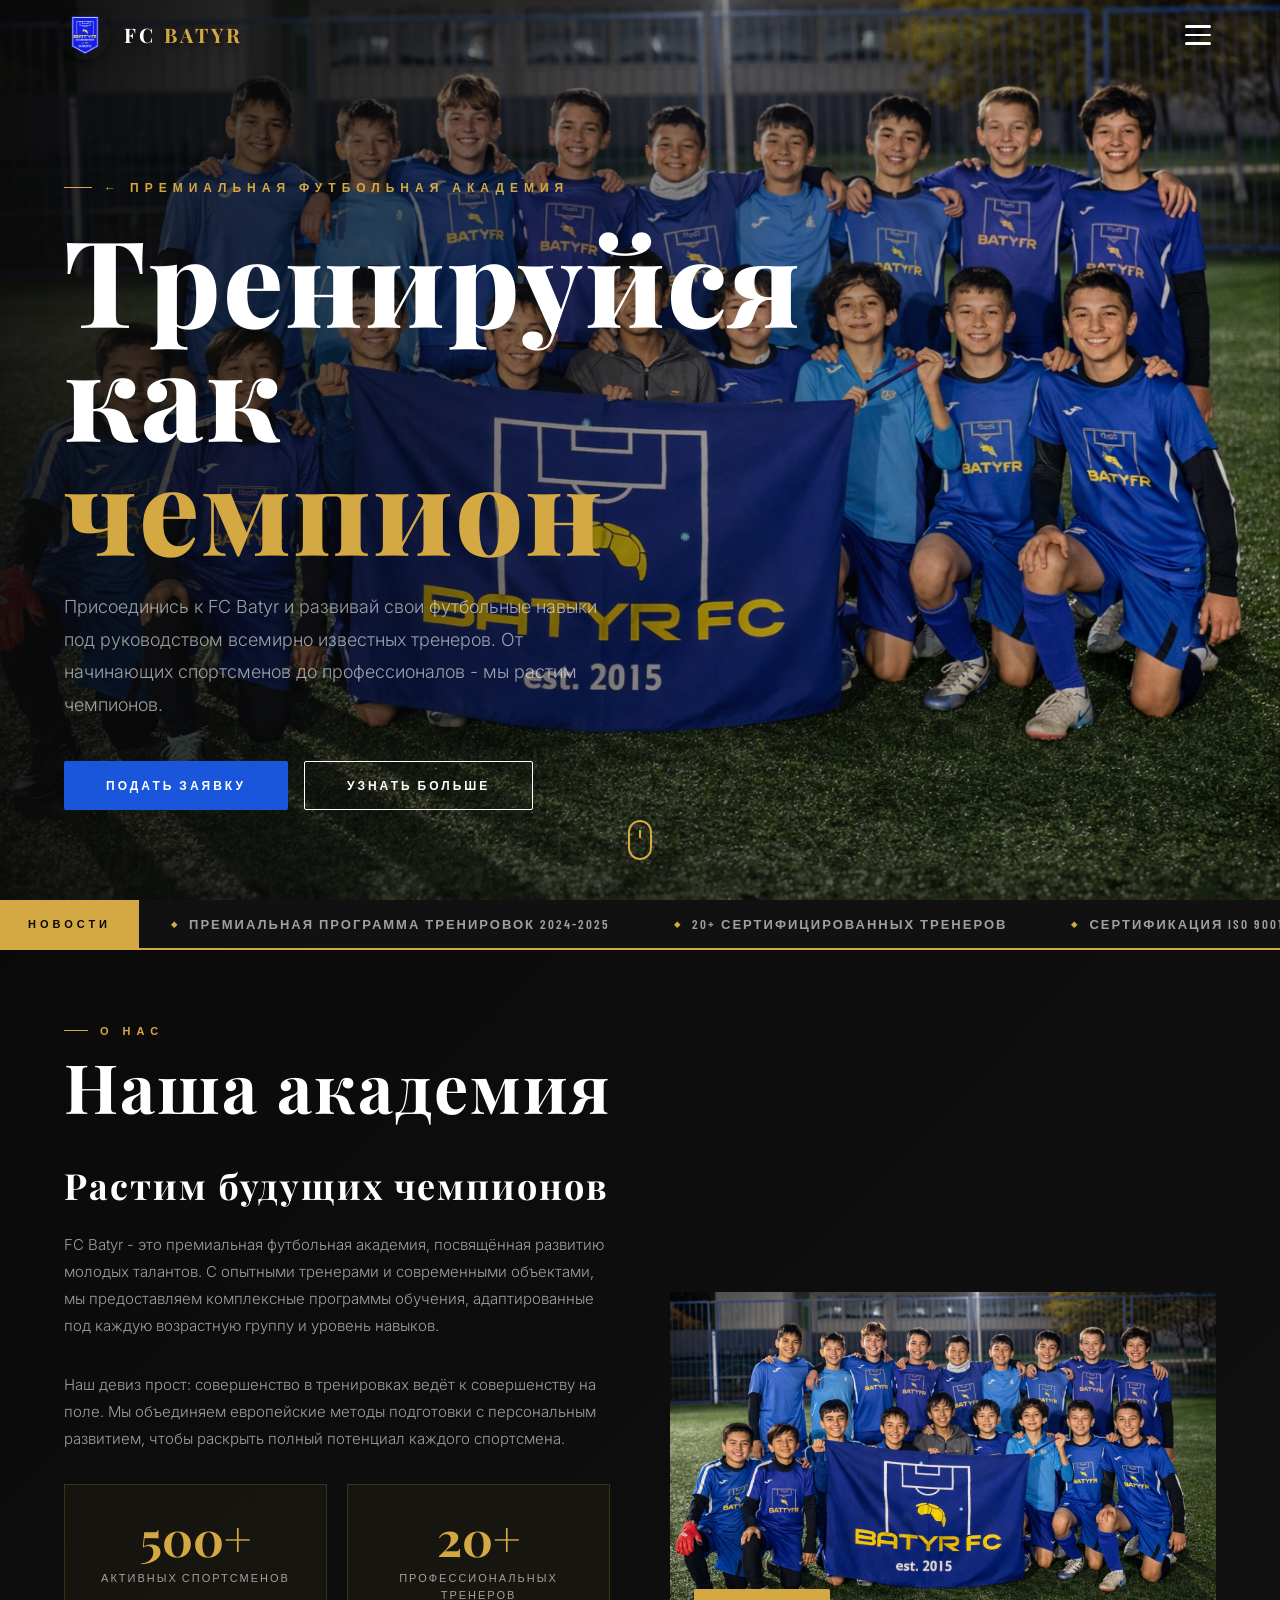
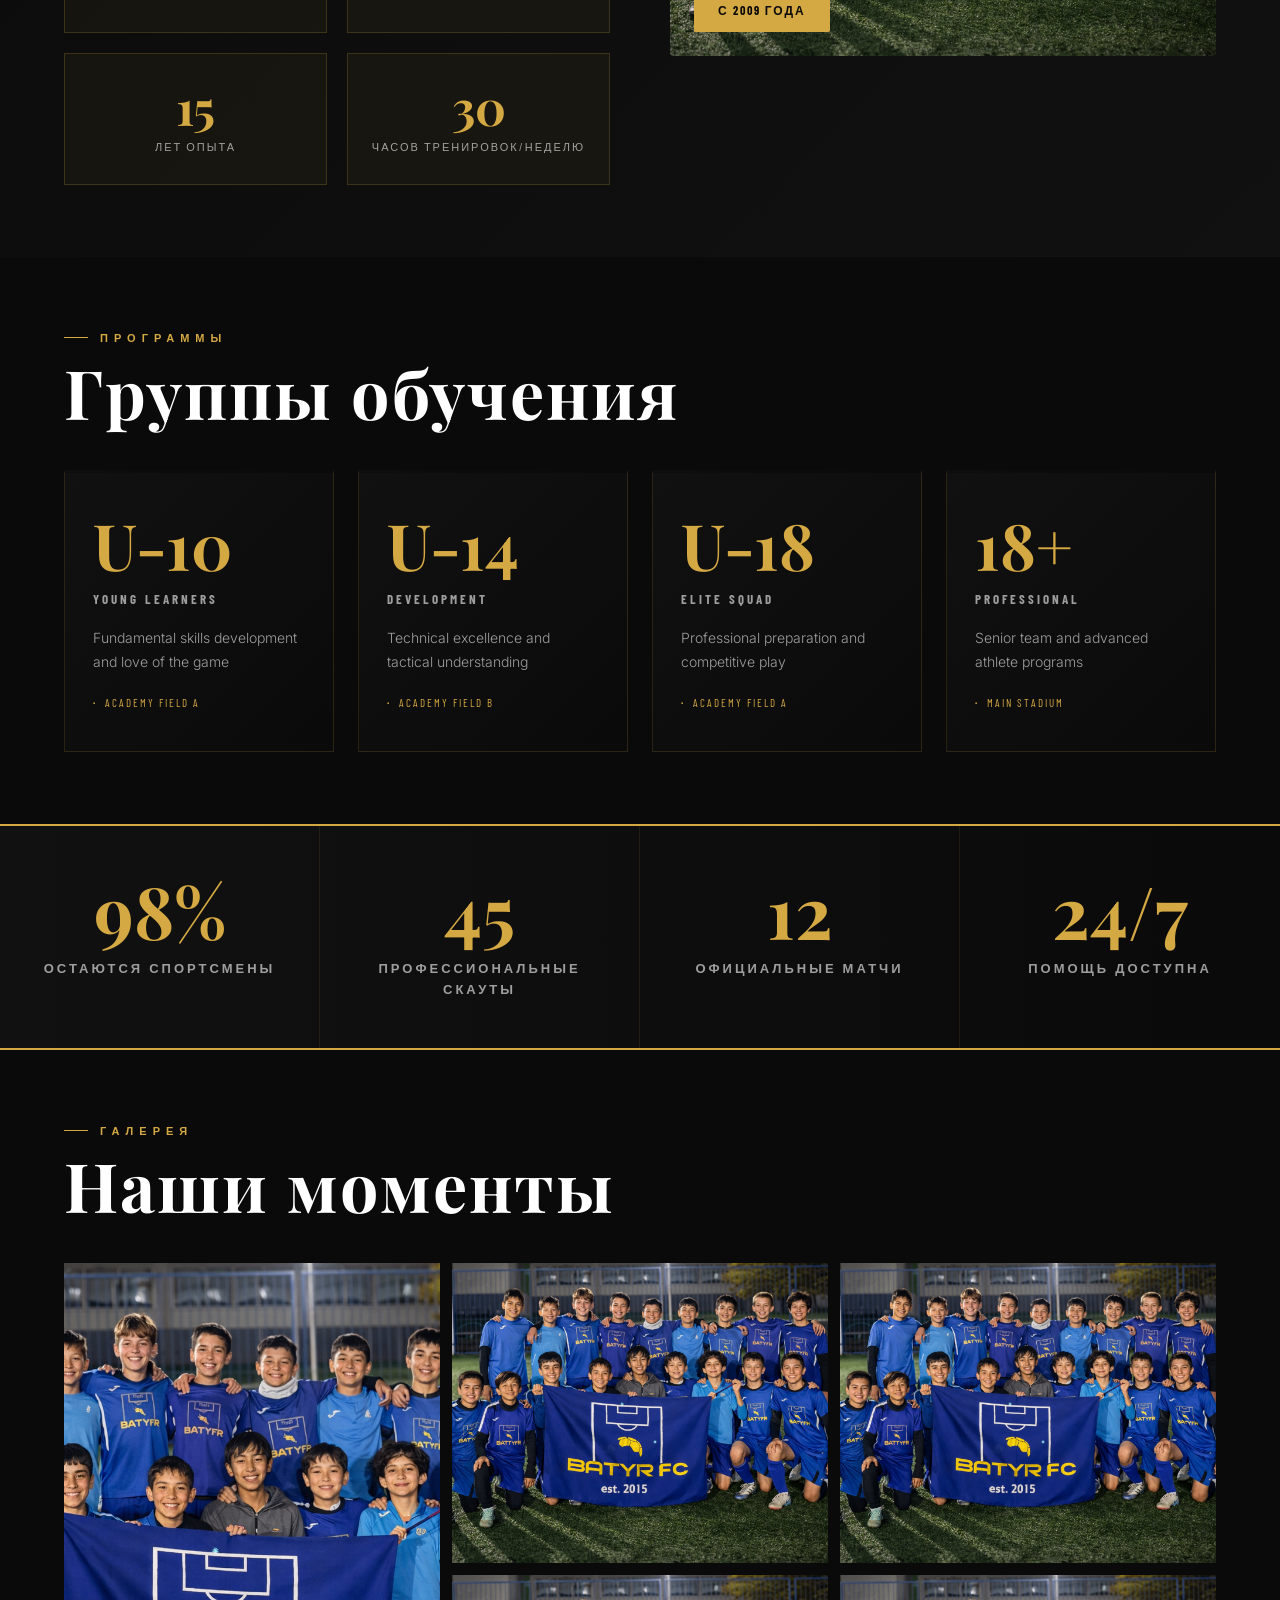
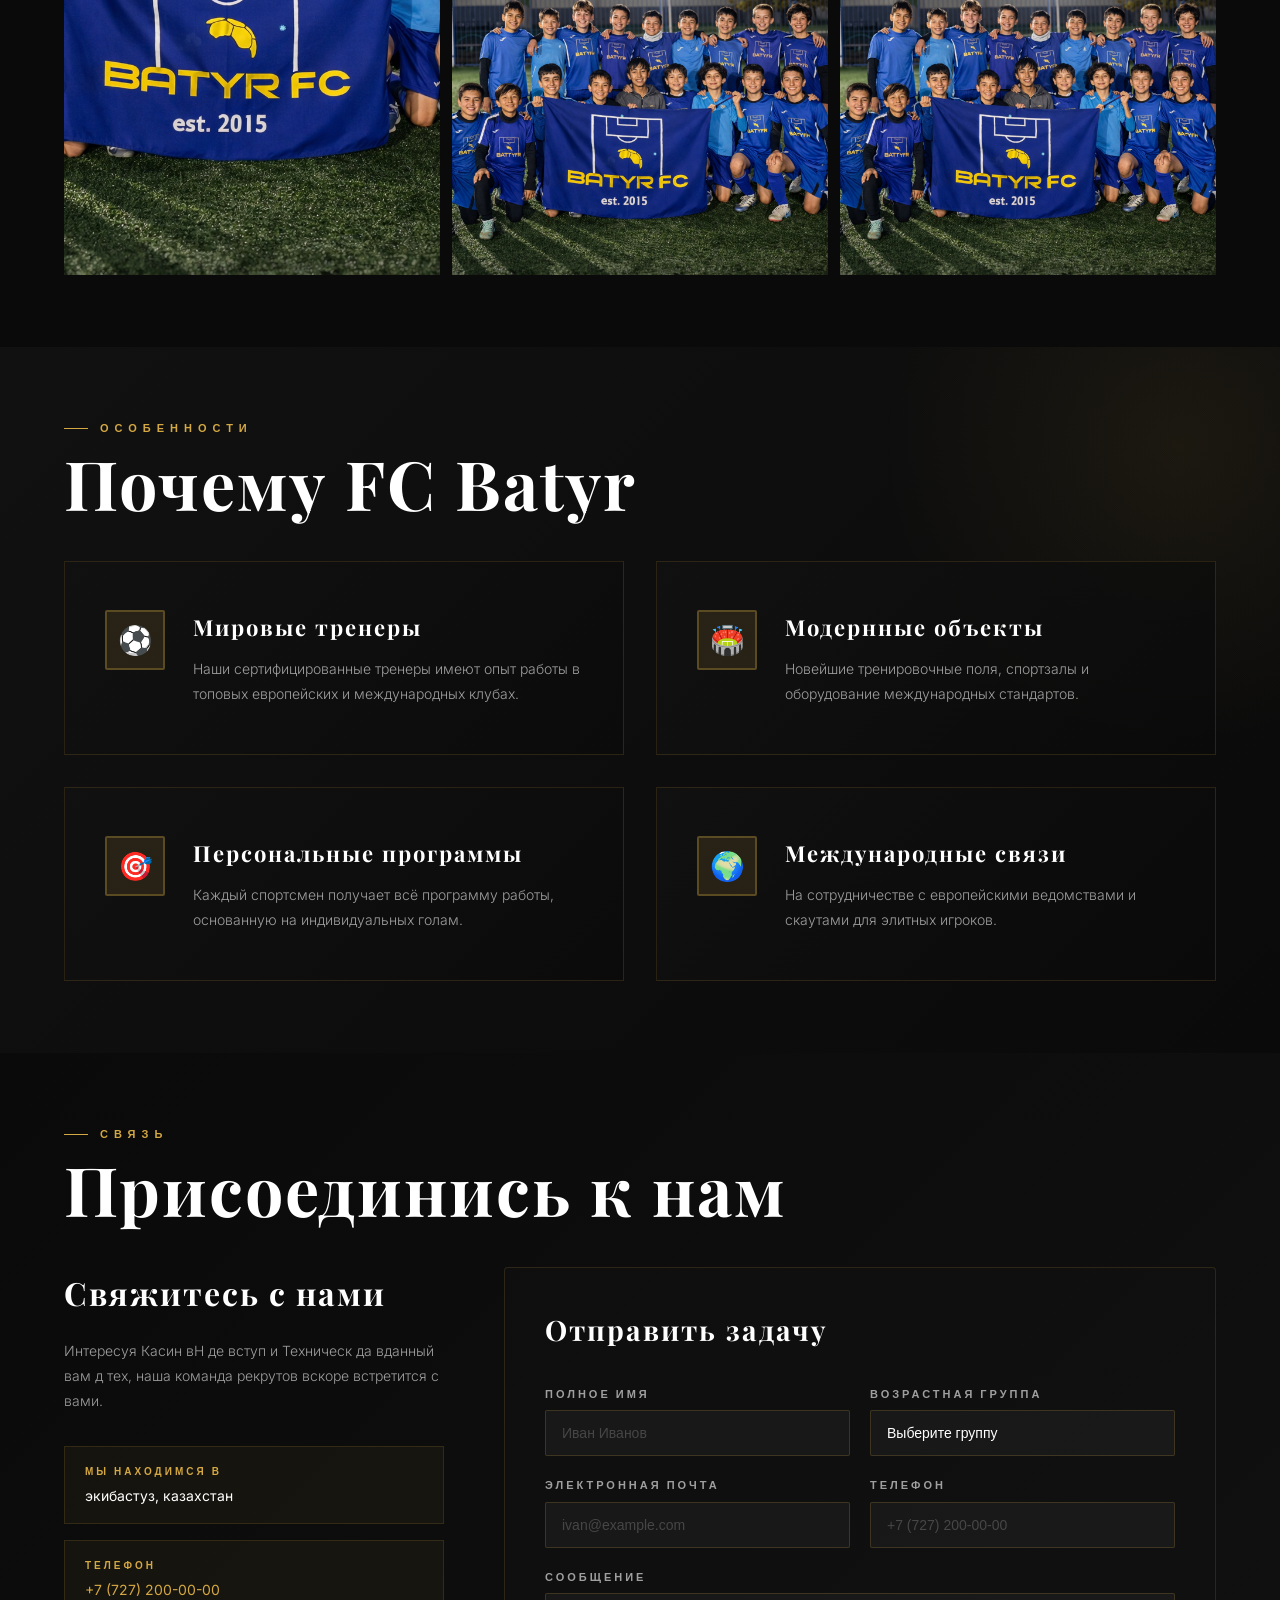
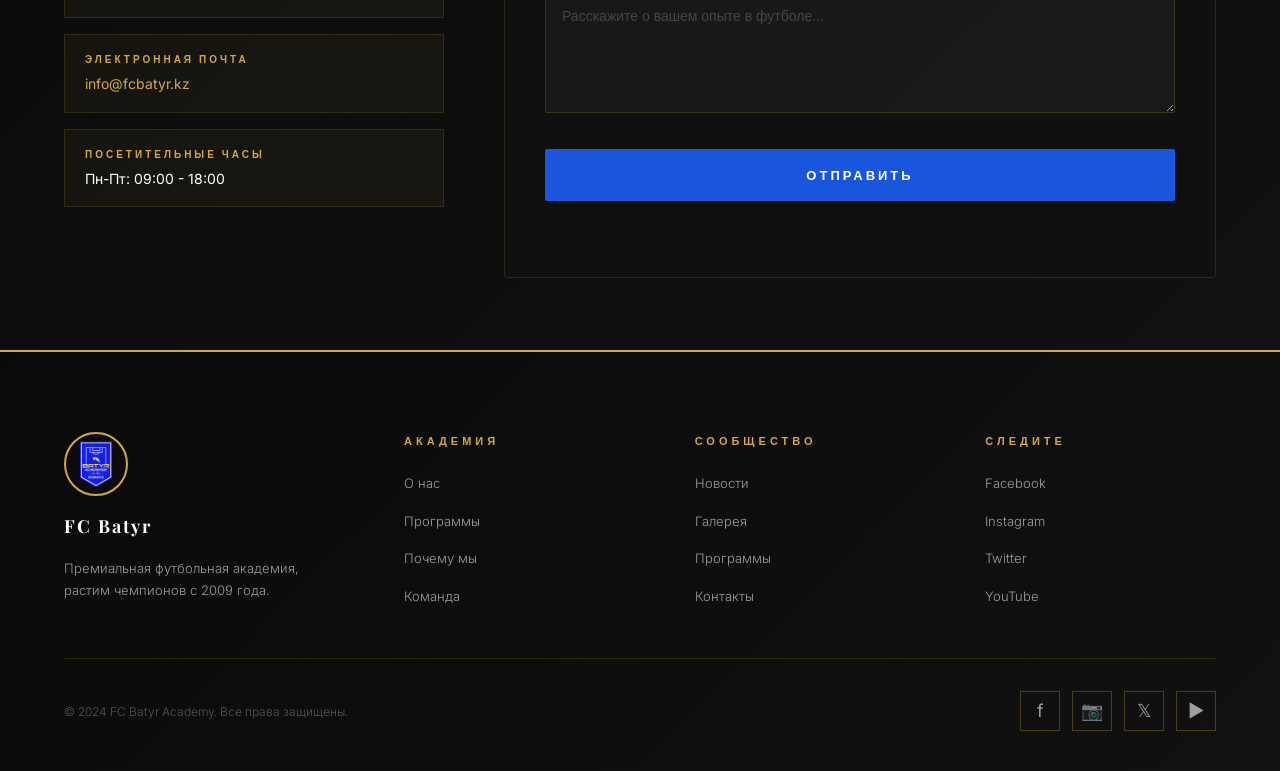
<file: index.html>
<!DOCTYPE html>
<html lang="ru">
<head>
  <meta charset="UTF-8">
  <meta name="viewport" content="width=device-width, initial-scale=1.0">
  <meta name="description" content="FC Batyr - премиальная футбольная академия. Обучение спортсменов высокого уровня в разных возрастных группах.">
  <meta name="keywords" content="футбольная академия, тренировки, молодежный футбол, батыр">
  <title>FC Batyr — Премиальная футбольная академия</title>
  <link rel="stylesheet" href="style.css">
</head>
<body>
  <!-- Preloader -->
  <div id="preloader">
    <div class="pre-emblem">
      <img src="img/logo.png" alt="FC Batyr Emblem" loading="lazy">
    </div>
    <div class="pre-logo">FC <span>BATYR</span></div>
    <div class="pre-bar">
      <div class="pre-bar-fill"></div>
    </div>
    <div class="pre-label">Академия</div>
  </div>

  <!-- Header -->
  <header class="site-header">
    <div class="header-inner">
      <a href="#" class="header-logo-link">
        <div class="header-emblem">
          <img src="img/logo.png" alt="FC Batyr Logo">
        </div>
        <div class="header-brand">FC <span class="accent">BATYR</span></div>
      </a>
      <button class="burger" id="burger">
        <span class="burger-line"></span>
        <span class="burger-line"></span>
        <span class="burger-line"></span>
      </button>
    </div>
  </header>

  <!-- Меню навигации -->
  <nav class="slide-nav" id="slideNav">
    <ul class="slide-nav-list">
      <li><a href="#about">О академии</a></li>
      <li><a href="#training">Программы</a></li>
      <li><a href="#gallery">Галерея</a></li>
      <li><a href="#quality">Почему мы</a></li>
      <li><a href="#contact">Контакты</a></li>
      <li><a href="admin.html">Админ</a></li>
    </ul>
  </nav>
  <div class="nav-overlay" id="navOverlay"></div>

  <!-- Hero Section -->
  <section class="hero">
    <div class="hero-media">
      <img src="img/placeholder/team.png" alt="FC Batyr Team" loading="lazy">
    </div>
    <div class="hero-content">
      <div class="hero-eyebrow">← Премиальная футбольная академия</div>
      <h1 class="hero-title">
        Тренируйся как <span class="accent">чемпион</span>
      </h1>
      <p class="hero-sub">Присоединись к FC Batyr и развивай свои футбольные навыки под руководством всемирно известных тренеров. От начинающих спортсменов до профессионалов - мы растим чемпионов.</p>
      <div class="hero-actions">
        <button class="btn btn-blue" onclick="document.getElementById('contact').scrollIntoView({behavior: 'smooth'})">
          Подать заявку
        </button>
        <button class="btn btn-outline" onclick="document.getElementById('training').scrollIntoView({behavior: 'smooth'})">
          Узнать больше
        </button>
      </div>
    </div>
    <div class="hero-scroll">
      <div class="scroll-mouse">
        <div class="scroll-wheel"></div>
      </div>
    </div>
  </section>

  <!-- Новостная лента -->
  <div class="ticker-wrap">
    <div class="ticker-label">Новости</div>
    <div class="ticker-inner">
      <div class="ticker-track">
        <span class="ticker-item">Премиальная программа тренировок 2024-2025</span>
        <span class="ticker-item">20+ сертифицированных тренеров</span>
        <span class="ticker-item">Сертификация ISO 9001</span>
        <span class="ticker-item">Европейские стандарты в футболе</span>
        <span class="ticker-item">Премиальная программа тренировок 2024-2025</span>
        <span class="ticker-item">20+ сертифицированных тренеров</span>
      </div>
    </div>
  </div>

  <!-- О нас -->
  <section class="section about-section" id="about" data-reveal>
    <div class="section-label">О нас</div>
    <h2 class="section-title" data-reveal="left">Наша академия</h2>
    
    <div class="about-grid">
      <div class="about-text" data-reveal="left">
        <h3>Растим будущих чемпионов</h3>
        <p>FC Batyr - это премиальная футбольная академия, посвящённая развитию молодых талантов. С опытными тренерами и современными объектами, мы предоставляем комплексные программы обучения, адаптированные под каждую возрастную группу и уровень навыков.</p>
        <p>Наш девиз прост: совершенство в тренировках ведёт к совершенству на поле. Мы объединяем европейские методы подготовки с персональным развитием, чтобы раскрыть полный потенциал каждого спортсмена.</p>
        <div class="about-stats">
          <div class="stat-box" data-reveal="bottom">
            <div class="stat-num">500+</div>
            <div class="stat-label">Активных спортсменов</div>
          </div>
          <div class="stat-box" data-reveal="bottom">
            <div class="stat-num">20+</div>
            <div class="stat-label">Профессиональных тренеров</div>
          </div>
          <div class="stat-box" data-reveal="bottom">
            <div class="stat-num">15</div>
            <div class="stat-label">Лет опыта</div>
          </div>
          <div class="stat-box" data-reveal="bottom">
            <div class="stat-num">30</div>
            <div class="stat-label">Часов тренировок/неделю</div>
          </div>
        </div>
      </div>
      <div class="about-image" data-reveal="right">
        <img src="img/placeholder/team.png" alt="Тренировки в академии" loading="lazy">
        <span class="about-badge">С 2009 года</span>
      </div>
    </div>
  </section>

  <!-- Программы обучения -->
  <section class="section training-section" id="training" data-reveal>
    <div class="section-label">Программы</div>
    <h2 class="section-title" data-reveal="left">Группы обучения</h2>
    
    <div class="training-grid">
      <div class="training-card" data-reveal="bottom">
        <div class="t-age">U-10</div>
        <div class="t-name">Young Learners</div>
        <p class="t-desc">Fundamental skills development and love of the game</p>
        <div class="t-location">Academy Field A</div>
      </div>
      <div class="training-card" data-reveal="bottom">
        <div class="t-age">U-14</div>
        <div class="t-name">Development</div>
        <p class="t-desc">Technical excellence and tactical understanding</p>
        <div class="t-location">Academy Field B</div>
      </div>
      <div class="training-card" data-reveal="bottom">
        <div class="t-age">U-18</div>
        <div class="t-name">Elite Squad</div>
        <p class="t-desc">Professional preparation and competitive play</p>
        <div class="t-location">Academy Field A</div>
      </div>
      <div class="training-card" data-reveal="bottom">
        <div class="t-age">18+</div>
        <div class="t-name">Professional</div>
        <p class="t-desc">Senior team and advanced athlete programs</p>
        <div class="t-location">Main Stadium</div>
      </div>
    </div>
  </section>

  <!-- Показатели -->
  <section class="stats-section" data-reveal>
    <div class="stats-grid">
      <div class="stat-item" data-reveal="bottom">
        <div class="stat-big-num">98%</div>
        <div class="stat-big-label">Остаются спортсмены</div>
      </div>
      <div class="stat-item" data-reveal="bottom">
        <div class="stat-big-num">45</div>
        <div class="stat-big-label">Профессиональные скауты</div>
      </div>
      <div class="stat-item" data-reveal="bottom">
        <div class="stat-big-num">12</div>
        <div class="stat-big-label">Официальные матчи</div>
      </div>
      <div class="stat-item" data-reveal="bottom">
        <div class="stat-big-num">24/7</div>
        <div class="stat-big-label">Помощь доступна</div>
      </div>
    </div>
  </section>

  <!-- Галерея -->
  <section class="section" id="gallery" data-reveal>
    <div class="section-label">Галерея</div>
    <h2 class="section-title" data-reveal="left">Наши моменты</h2>
    
    <div class="gallery-grid">
      <div class="gallery-item" data-reveal="bottom">
        <img src="img/placeholder/team.png" alt="Training Session 1" loading="lazy">
        <div class="gallery-overlay">
          <span class="gallery-cap">Training</span>
        </div>
      </div>
      <div class="gallery-item" data-reveal="bottom">
        <img src="img/placeholder/team.png" alt="Match Day" loading="lazy">
        <div class="gallery-overlay">
          <span class="gallery-cap">Match</span>
        </div>
      </div>
      <div class="gallery-item" data-reveal="bottom">
        <img src="img/placeholder/team.png" alt="Team Building" loading="lazy">
        <div class="gallery-overlay">
          <span class="gallery-cap">Team</span>
        </div>
      </div>
      <div class="gallery-item" data-reveal="bottom">
        <img src="img/placeholder/team.png" alt="Facility" loading="lazy">
        <div class="gallery-overlay">
          <span class="gallery-cap">Facility</span>
        </div>
      </div>
      <div class="gallery-item" data-reveal="bottom">
        <img src="img/placeholder/team.png" alt="Youth Program" loading="lazy">
        <div class="gallery-overlay">
          <span class="gallery-cap">Youth</span>
        </div>
      </div>
    </div>
  </section>

  <!-- Почему мы -->
  <section class="section quality-section" id="quality" data-reveal>
    <div class="section-label">Особенности</div>
    <h2 class="section-title" data-reveal="left">Почему FC Batyr</h2>
    
    <div class="quality-grid">
      <div class="quality-card" data-reveal="bottom">
        <div class="quality-icon">⚽</div>
        <div class="quality-content">
          <h3>Мировые тренеры</h3>
          <p>Наши сертифицированные тренеры имеют опыт работы в топовых европейских и международных клубах.</p>
        </div>
      </div>
      <div class="quality-card" data-reveal="bottom">
        <div class="quality-icon">🏟️</div>
        <div class="quality-content">
          <h3>Модернные объекты</h3>
          <p>Новейшие тренировочные поля, спортзалы и оборудование международных стандартов.</p>
        </div>
      </div>
      <div class="quality-card" data-reveal="bottom">
        <div class="quality-icon">🎯</div>
        <div class="quality-content">
          <h3>Персональные программы</h3>
          <p>Каждый спортсмен получает всё программу работы, основанную на индивидуальных голам.</p>
        </div>
      </div>
      <div class="quality-card" data-reveal="bottom">
        <div class="quality-icon">🌍</div>
        <div class="quality-content">
          <h3>Международные связи</h3>
          <p>На сотрудничестве с европейскими ведомствами и скаутами для элитных игроков.</p>
        </div>
      </div>
    </div>
  </section>

  <!-- Контакты -->
  <section class="section contact-section" id="contact" data-reveal>
    <div class="section-label">Связь</div>
    <h2 class="section-title" data-reveal="left">Присоединись к нам</h2>
    
    <div class="contact-wrap">
      <div class="contact-info" data-reveal="left">
        <h3>Свяжитесь с нами</h3>
        <p>Интересуя Касин вН де вступ и Техническ да вданный вам д тех, наша команда рекрутов вскоре встретится с вами.</p>
        <div class="contact-items">
          <div class="contact-item">
            <div class="contact-label">Мы находимся в</div>
            <div class="contact-value">экибастуз, казахстан</div>
          </div>
          <div class="contact-item">
            <div class="contact-label">Телефон</div>
            <div class="contact-value"><a href="tel:+77272000000">+7 (727) 200-00-00</a></div>
          </div>
          <div class="contact-item">
            <div class="contact-label">Электронная почта</div>
            <div class="contact-value"><a href="mailto:info@fcbatyr.kz">info@fcbatyr.kz</a></div>
          </div>
          <div class="contact-item">
            <div class="contact-label">Посетительные часы</div>
            <div class="contact-value">Пн-Пт: 09:00 - 18:00</div>
          </div>
        </div>
      </div>

      <div class="form-block" data-reveal="right">
        <h3>Отправить задачу</h3>
        <form class="contact-form" id="contactForm" novalidate>
          <div class="form-group">
            <div class="form-row-2">
              <div class="field">
                <label for="fullName">Полное имя</label>
                <input 
                  type="text" 
                  id="fullName" 
                  name="fullName" 
                  placeholder="Иван Иванов"
                  required
                >
                <span class="field-error">Пожалуйста, введите ваше имя</span>
              </div>
              <div class="field">
                <label for="age">Возрастная группа</label>
                <select id="age" name="age" required>
                  <option value="">Выберите группу</option>
                  <option value="U10">U-10 (жж т 10)</option>
                  <option value="U14">U-14 (жж т 14)</option>
                  <option value="U18">U-18 (жж т 18)</option>
                  <option value="18+">18+ (Взрослые)</option>
                </select>
                <span class="field-error">Похалуйста, выберитв возрастную группу</span>
              </div>
            </div>

            <div class="form-row-2">
              <div class="field">
                <label for="email">Электронная почта</label>
                <input 
                  type="email" 
                  id="email" 
                  name="email" 
                  placeholder="ivan@example.com"
                  required
                >
                <span class="field-error">По瀜алуйста, введите корректный адрес</span>
              </div>
              <div class="field">
                <label for="phone">Телефон</label>
                <input 
                  type="tel" 
                  id="phone" 
                  name="phone" 
                  placeholder="+7 (727) 200-00-00"
                  required
                >
                <span class="field-error">По怭алуйста, вветите номер телефона</span>
              </div>
            </div>

            <div class="field">
              <label for="message">Сообщение</label>
              <textarea 
                id="message" 
                name="message" 
                placeholder="Расскажите о вашем опыте в футболе..."
                required
              ></textarea>
              <span class="field-error">Пожалуйста, введите текст</span>
            </div>
          </div>

          <button type="submit" class="submit-btn">Отправить</button>
          <div class="form-status" id="formStatus"></div>
        </form>
      </div>
    </div>
  </section>

  <!-- Нижняя часть -->
  <footer class="site-footer">
    <div class="footer-top">
      <div class="footer-brand">
        <div class="footer-emblem">
          <img src="img/logo.png" alt="FC Batyr">
        </div>
        <h4 class="footer-title">FC Batyr</h4>
        <p class="footer-tagline">Премиальная футбольная академия, растим чемпионов с 2009 года.</p>
      </div>

      <div>
        <h5 class="footer-col-title">Академия</h5>
        <ul class="footer-links">
          <li><a href="#about">О нас</a></li>
          <li><a href="#training">Программы</a></li>
          <li><a href="#quality">Почему мы</a></li>
          <li><a href="team.html">Команда</a></li>
        </ul>
      </div>

      <div>
        <h5 class="footer-col-title">Сообщество</h5>
        <ul class="footer-links">
          <li><a href="news.html">Новости</a></li>
          <li><a href="gallery.html">Галерея</a></li>
          <li><a href="program.html">Программы</a></li>
          <li><a href="contacts.html">Контакты</a></li>
        </ul>
      </div>

      <div>
        <h5 class="footer-col-title">Следите</h5>
        <ul class="footer-links">
          <li><a href="#">Facebook</a></li>
          <li><a href="#">Instagram</a></li>
          <li><a href="#">Twitter</a></li>
          <li><a href="#">YouTube</a></li>
        </ul>
      </div>
    </div>

    <div class="footer-bottom">
      <p class="footer-copy">&copy; 2024 FC Batyr Academy. Все права защищены.</p>
      <div class="footer-social">
        <a href="#" class="social-link" title="Facebook">f</a>
        <a href="#" class="social-link" title="Instagram">📷</a>
        <a href="#" class="social-link" title="Twitter">𝕏</a>
        <a href="#" class="social-link" title="YouTube">▶</a>
      </div>
    </div>
  </footer>

  <script src="app.js"></script>
</body>
</html>
</file>
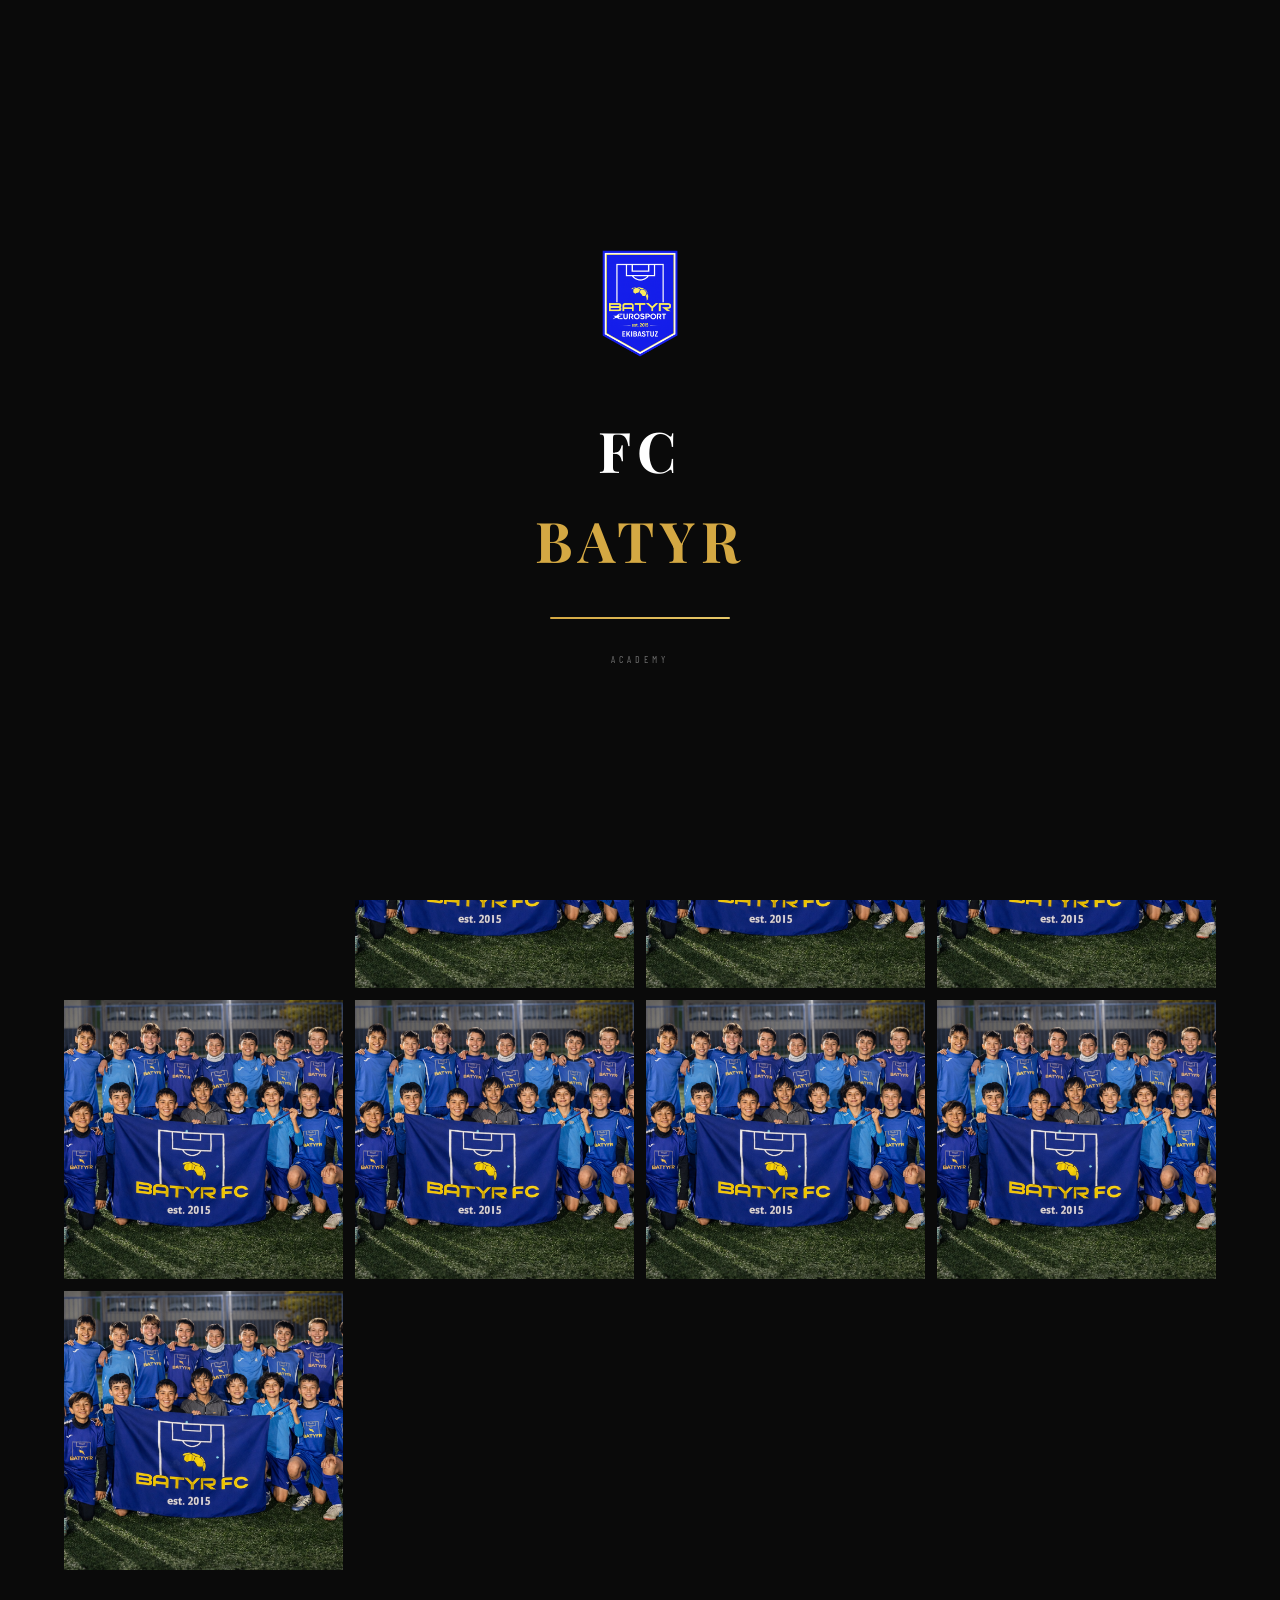
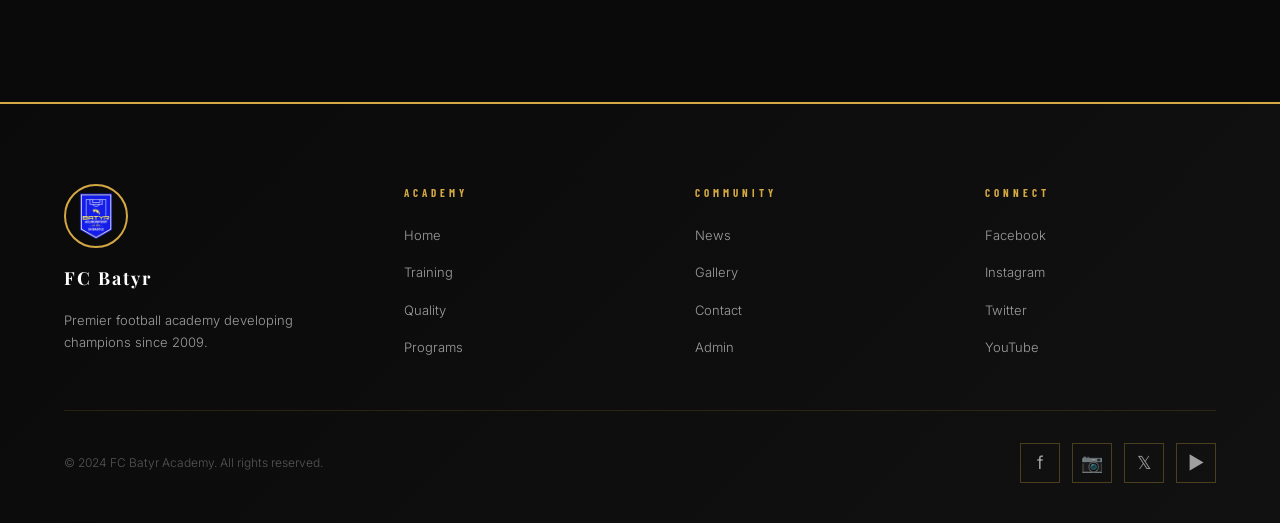
<file: gallery-new.html>
<!DOCTYPE html>
<html lang="en">
<head>
  <meta charset="UTF-8">
  <meta name="viewport" content="width=device-width, initial-scale=1.0">
  <meta name="description" content="FC Batyr Photo Gallery - Images from our training sessions, tournaments, and academy life.">
  <title>Gallery — FC Batyr Academy</title>
  <link rel="stylesheet" href="style.css">
  <style>
    .page-hero { padding: 120px clamp(24px, 5vw, 80px) 80px; background: linear-gradient(135deg, #111111 0%, #0a0a0a 100%); border-bottom: 2px solid var(--gold); }
    .page-hero h1 { font-family: 'Bebas Neue', sans-serif; font-size: clamp(40px, 6vw, 64px); letter-spacing: 2px; color: var(--white); margin-bottom: 16px; }
    .gallery-full { display: grid; grid-template-columns: repeat(4, 1fr); gap: 12px; margin: 0 0 60px; }
    .gallery-item { aspect-ratio: 1; cursor: pointer; }
    @media (max-width: 1200px) { .gallery-full { grid-template-columns: repeat(3, 1fr); } }
    @media (max-width: 768px) { .gallery-full { grid-template-columns: repeat(2, 1fr); } }
    @media (max-width: 480px) { .gallery-full { grid-template-columns: 1fr; } }
  </style>
</head>
<body>
  <!-- Preloader -->
  <div id="preloader">
    <div class="pre-emblem"><img src="img/logo.png" alt="FC Batyr"></div>
    <div class="pre-logo">FC <span>BATYR</span></div>
    <div class="pre-bar"><div class="pre-bar-fill"></div></div>
    <div class="pre-label">Academy</div>
  </div>

  <!-- Header -->
  <header class="site-header">
    <div class="header-inner">
      <a href="index.html" class="header-logo-link">
        <div class="header-emblem"><img src="img/logo.png" alt="FC Batyr"></div>
        <div class="header-brand">FC <span class="accent">BATYR</span></div>
      </a>
      <button class="burger" id="burger">
        <span class="burger-line"></span><span class="burger-line"></span><span class="burger-line"></span>
      </button>
    </div>
  </header>

  <!-- Navigation -->
  <nav class="slide-nav" id="slideNav">
    <ul class="slide-nav-list">
      <li><a href="index.html">Home</a></li>
      <li><a href="news.html">News</a></li>
      <li><a href="gallery.html">Gallery</a></li>
      <li><a href="program.html">Programs</a></li>
      <li><a href="contacts.html">Contact</a></li>
      <li><a href="admin.html">Admin</a></li>
    </ul>
  </nav>
  <div class="nav-overlay" id="navOverlay"></div>

  <!-- Page Hero -->
  <div class="page-hero">
    <h1>Photo <span class="accent">Gallery</span></h1>
    <p>Moments from training, tournaments, and academy life at FC Batyr.</p>
  </div>

  <!-- Gallery -->
  <section class="section">
    <div class="gallery-full">
      <div class="gallery-item" data-reveal><img src="img/placeholder/team.png" alt="Training"></div>
      <div class="gallery-item" data-reveal><img src="img/placeholder/team.png" alt="Match"></div>
      <div class="gallery-item" data-reveal><img src="img/placeholder/team.png" alt="Team"></div>
      <div class="gallery-item" data-reveal><img src="img/placeholder/team.png" alt="Facility"></div>
      <div class="gallery-item" data-reveal><img src="img/placeholder/team.png" alt="Tournament"></div>
      <div class="gallery-item" data-reveal><img src="img/placeholder/team.png" alt="Children"></div>
      <div class="gallery-item" data-reveal><img src="img/placeholder/team.png" alt="Coaching"></div>
      <div class="gallery-item" data-reveal><img src="img/placeholder/team.png" alt="Victory"></div>
      <div class="gallery-item" data-reveal><img src="img/placeholder/team.png" alt="Training"></div>
      <div class="gallery-item" data-reveal><img src="img/placeholder/team.png" alt="Practice"></div>
      <div class="gallery-item" data-reveal><img src="img/placeholder/team.png" alt="Match"></div>
      <div class="gallery-item" data-reveal><img src="img/placeholder/team.png" alt="Event"></div>
    </div>
  </section>

  <!-- Footer -->
  <footer class="site-footer">
    <div class="footer-top">
      <div class="footer-brand">
        <div class="footer-emblem"><img src="img/logo.png" alt="FC Batyr"></div>
        <h4 class="footer-title">FC Batyr</h4>
        <p class="footer-tagline">Premier football academy developing champions since 2009.</p>
      </div>
      <div>
        <h5 class="footer-col-title">Academy</h5>
        <ul class="footer-links">
          <li><a href="index.html">Home</a></li>
          <li><a href="index.html#training">Training</a></li>
          <li><a href="index.html#quality">Quality</a></li>
          <li><a href="program.html">Programs</a></li>
        </ul>
      </div>
      <div>
        <h5 class="footer-col-title">Community</h5>
        <ul class="footer-links">
          <li><a href="news.html">News</a></li>
          <li><a href="gallery.html">Gallery</a></li>
          <li><a href="contacts.html">Contact</a></li>
          <li><a href="admin.html">Admin</a></li>
        </ul>
      </div>
      <div>
        <h5 class="footer-col-title">Connect</h5>
        <ul class="footer-links">
          <li><a href="#">Facebook</a></li>
          <li><a href="#">Instagram</a></li>
          <li><a href="#">Twitter</a></li>
          <li><a href="#">YouTube</a></li>
        </ul>
      </div>
    </div>
    <div class="footer-bottom">
      <p class="footer-copy">&copy; 2024 FC Batyr Academy. All rights reserved.</p>
      <div class="footer-social">
        <a href="#" class="social-link">f</a>
        <a href="#" class="social-link">📷</a>
        <a href="#" class="social-link">𝕏</a>
        <a href="#" class="social-link">▶</a>
      </div>
    </div>
  </footer>

  <script src="app.js"></script>
</body>
</html>
</file>
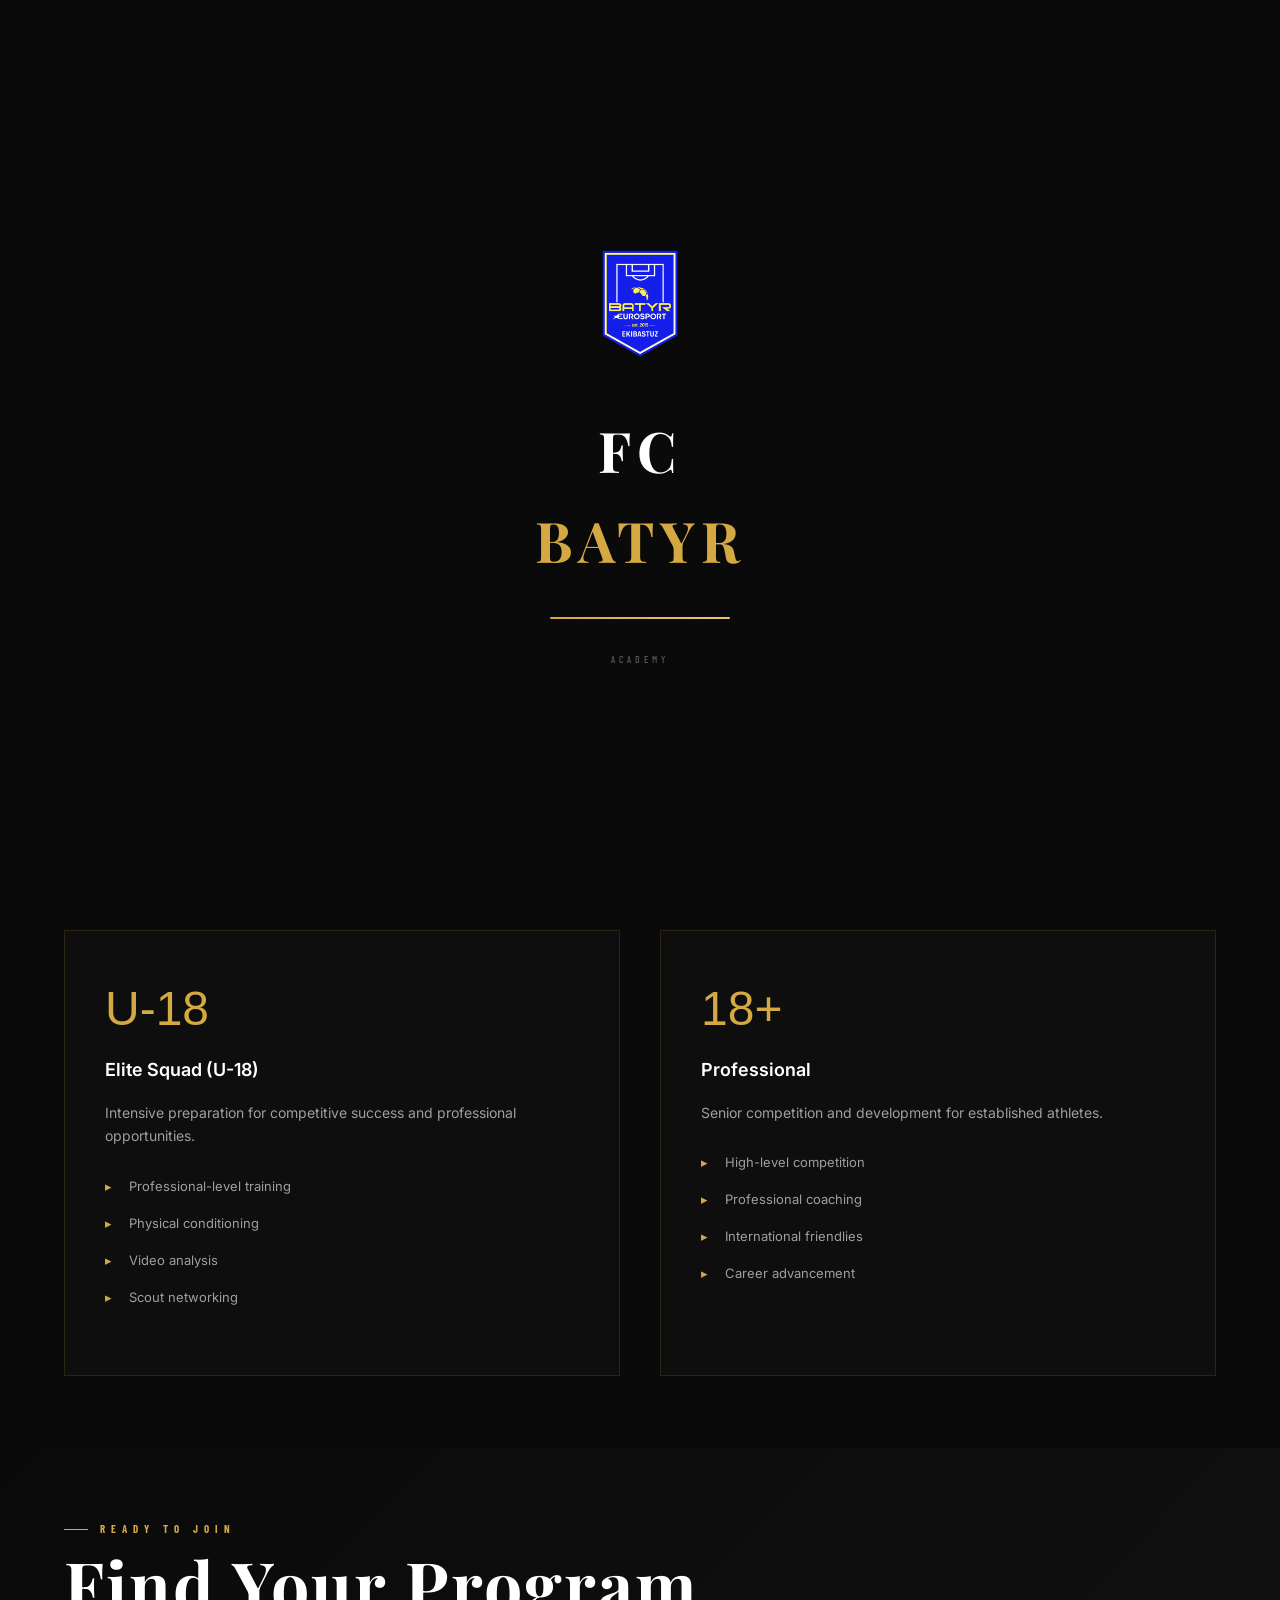
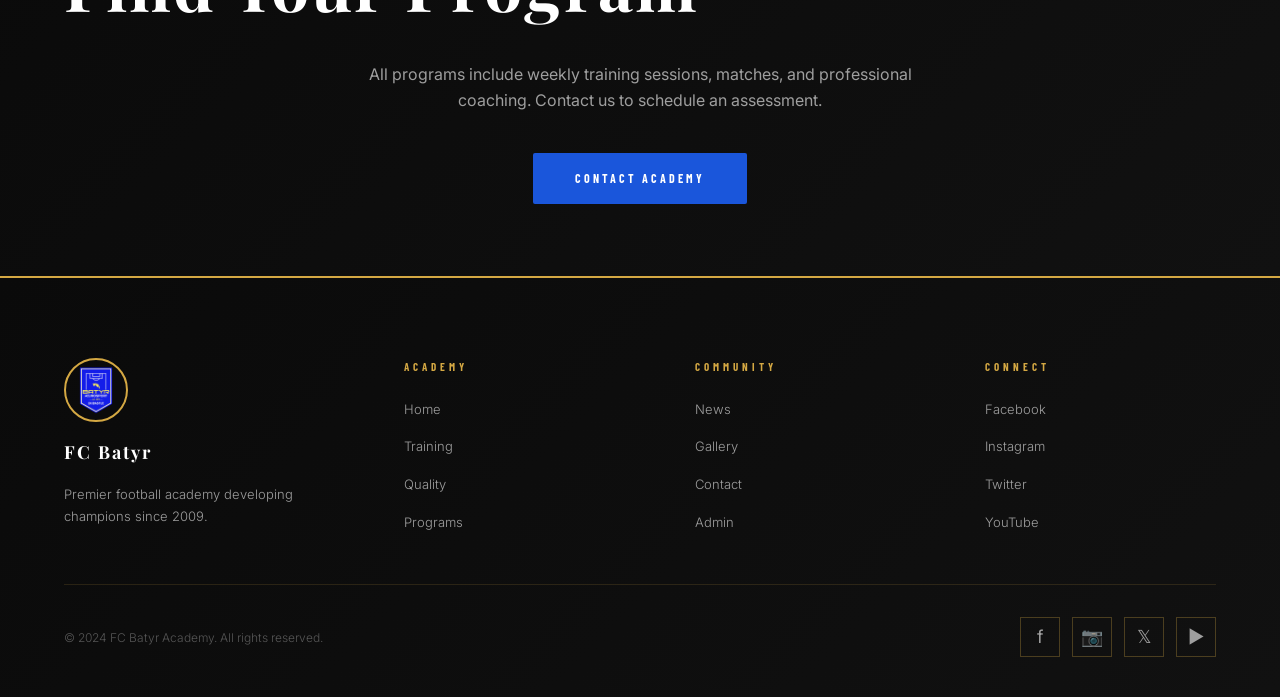
<file: program-new.html>
<!DOCTYPE html>
<html lang="en">
<head>
  <meta charset="UTF-8">
  <meta name="viewport" content="width=device-width, initial-scale=1.0">
  <meta name="description" content="FC Batyr Training Programs - Comprehensive football development programs for all age groups.">
  <title>Programs — FC Batyr Academy</title>
  <link rel="stylesheet" href="style.css">
  <style>
    .page-hero { padding: 120px clamp(24px, 5vw, 80px) 80px; background: linear-gradient(135deg, #111111 0%, #0a0a0a 100%); border-bottom: 2px solid var(--gold); }
    .page-hero h1 { font-family: 'Bebas Neue', sans-serif; font-size: clamp(40px, 6vw, 64px); letter-spacing: 2px; color: var(--white); margin-bottom: 16px; }
    .page-hero p { font-size: 16px; color: var(--muted); max-width: 600px; }
    .program-grid { display: grid; grid-template-columns: repeat(2, 1fr); gap: 40px; }
    .program-card { background: rgba(17, 17, 17, 0.6); border: 1px solid rgba(212, 168, 67, 0.15); padding: 40px; transition: all 0.3s ease; }
    .program-card:hover { border-color: var(--gold); background: rgba(25, 25, 25, 0.8); }
    .program-age { font-family: 'Bebas Neue', sans-serif; font-size: 48px; color: var(--gold); margin-bottom: 8px; }
    .program-name { font-size: 18px; font-weight: 600; margin-bottom: 16px; }
    .program-desc { font-size: 14px; line-height: 1.7; color: var(--muted); margin-bottom: 20px;}
    .program-features { list-style: none; margin-bottom: 20px; }
    .program-features li { font-size: 13px; color: var(--muted); padding: 8px 0 8px 24px; position: relative; }
    .program-features li::before { content: '▸'; color: var(--gold); position: absolute; left: 0; }
    @media (max-width: 768px) { .program-grid { grid-template-columns: 1fr; } }
  </style>
</head>
<body>
  <!-- Preloader -->
  <div id="preloader">
    <div class="pre-emblem"><img src="img/logo.png" alt="FC Batyr"></div>
    <div class="pre-logo">FC <span>BATYR</span></div>
    <div class="pre-bar"><div class="pre-bar-fill"></div></div>
    <div class="pre-label">Academy</div>
  </div>

  <!-- Header -->
  <header class="site-header">
    <div class="header-inner">
      <a href="index.html" class="header-logo-link">
        <div class="header-emblem"><img src="img/logo.png" alt="FC Batyr"></div>
        <div class="header-brand">FC <span class="accent">BATYR</span></div>
      </a>
      <button class="burger" id="burger">
        <span class="burger-line"></span><span class="burger-line"></span><span class="burger-line"></span>
      </button>
    </div>
  </header>

  <!-- Navigation -->
  <nav class="slide-nav" id="slideNav">
    <ul class="slide-nav-list">
      <li><a href="index.html">Home</a></li>
      <li><a href="news.html">News</a></li>
      <li><a href="gallery.html">Gallery</a></li>
      <li><a href="program.html">Programs</a></li>
      <li><a href="contacts.html">Contact</a></li>
      <li><a href="admin.html">Admin</a></li>
    </ul>
  </nav>
  <div class="nav-overlay" id="navOverlay"></div>

  <!-- Page Hero -->
  <div class="page-hero">
    <h1>Training <span class="accent">Programs</span></h1>
    <p>Comprehensive development programs designed for excellence at every age level.</p>
  </div>

  <!-- Programs -->
  <section class="section">
    <div class="program-grid">
      <div class="program-card" data-reveal>
        <div class="program-age">U-10</div>
        <div class="program-name">Young Learners (U-10)</div>
        <p class="program-desc">Introduction to football fundamentals with emphasis on having fun and building a love for the game.</p>
        <ul class="program-features">
          <li>Basic ball control techniques</li>
          <li>Introduction to team concepts</li>
          <li>Friendly competitive matches</li>
          <li>Flexible training schedule</li>
        </ul>
      </div>

      <div class="program-card" data-reveal>
        <div class="program-age">U-14</div>
        <div class="program-name">Development (U-14)</div>
        <p class="program-desc">Technical skill refinement and tactical understanding for intermediate players.</p>
        <ul class="program-features">
          <li>Advanced technical training</li>
          <li>Tactical positioning</li>
          <li>Small-sided games</li>
          <li>Regional tournaments</li>
        </ul>
      </div>

      <div class="program-card" data-reveal>
        <div class="program-age">U-18</div>
        <div class="program-name">Elite Squad (U-18)</div>
        <p class="program-desc">Intensive preparation for competitive success and professional opportunities.</p>
        <ul class="program-features">
          <li>Professional-level training</li>
          <li>Physical conditioning</li>
          <li>Video analysis</li>
          <li>Scout networking</li>
        </ul>
      </div>

      <div class="program-card" data-reveal>
        <div class="program-age">18+</div>
        <div class="program-name">Professional</div>
        <p class="program-desc">Senior competition and development for established athletes.</p>
        <ul class="program-features">
          <li>High-level competition</li>
          <li>Professional coaching</li>
          <li>International friendlies</li>
          <li>Career advancement</li>
        </ul>
      </div>
    </div>
  </section>

  <!-- CTA Section -->
  <section class="section contact-section">
    <div class="section-label">Ready to Join</div>
    <h2 class="section-title">Find Your Program</h2>
    <p style="text-align: center; max-width: 600px; margin: 0 auto 40px; color: var(--muted);">
      All programs include weekly training sessions, matches, and professional coaching. Contact us to schedule an assessment.
    </p>
    <div style="text-align: center;">
      <a href="contacts.html" class="btn btn-blue">Contact Academy</a>
    </div>
  </section>

  <!-- Footer -->
  <footer class="site-footer">
    <div class="footer-top">
      <div class="footer-brand">
        <div class="footer-emblem"><img src="img/logo.png" alt="FC Batyr"></div>
        <h4 class="footer-title">FC Batyr</h4>
        <p class="footer-tagline">Premier football academy developing champions since 2009.</p>
      </div>
      <div>
        <h5 class="footer-col-title">Academy</h5>
        <ul class="footer-links">
          <li><a href="index.html">Home</a></li>
          <li><a href="index.html#training">Training</a></li>
          <li><a href="index.html#quality">Quality</a></li>
          <li><a href="program.html">Programs</a></li>
        </ul>
      </div>
      <div>
        <h5 class="footer-col-title">Community</h5>
        <ul class="footer-links">
          <li><a href="news.html">News</a></li>
          <li><a href="gallery.html">Gallery</a></li>
          <li><a href="contacts.html">Contact</a></li>
          <li><a href="admin.html">Admin</a></li>
        </ul>
      </div>
      <div>
        <h5 class="footer-col-title">Connect</h5>
        <ul class="footer-links">
          <li><a href="#">Facebook</a></li>
          <li><a href="#">Instagram</a></li>
          <li><a href="#">Twitter</a></li>
          <li><a href="#">YouTube</a></li>
        </ul>
      </div>
    </div>
    <div class="footer-bottom">
      <p class="footer-copy">&copy; 2024 FC Batyr Academy. All rights reserved.</p>
      <div class="footer-social">
        <a href="#" class="social-link">f</a>
        <a href="#" class="social-link">📷</a>
        <a href="#" class="social-link">𝕏</a>
        <a href="#" class="social-link">▶</a>
      </div>
    </div>
  </footer>

  <script src="app.js"></script>
</body>
</html>
</file>
<file: style.css>
/* =============================================
   FC BATYR — PREMIUM FOOTBALL ACADEMY WEBSITE
   Modern Dark Minimalist Design
   ============================================= */

@import url('https://fonts.googleapis.com/css2?family=Playfair+Display:wght@400;600;700;800&family=Inter:wght@300;400;500;600;700&family=Barlow+Condensed:wght@400;600;700;800&display=swap');

:root {
  --black:   #0a0a0a;
  --dark:    #111111;
  --gold:    #D4A843;
  --gold-lt: #e8c96a;
  --blue:    #1a56db;
  --white:   #ffffff;
  --muted:   rgba(255,255,255,0.6);
  --ease:    cubic-bezier(0.4, 0, 0.2, 1);
}

* {
  margin: 0;
  padding: 0;
  box-sizing: border-box;
}

html {
  scroll-behavior: smooth;
}

body {
  font-family: 'Inter', sans-serif;
  background: var(--black);
  color: var(--white);
  overflow-x: hidden;
  font-size: 16px;
  font-weight: 400;
  line-height: 1.6;
}

a {
  color: inherit;
  text-decoration: none;
}

img {
  display: block;
  max-width: 100%;
}

/* ── PRELOADER ── */
#preloader {
  position: fixed;
  inset: 0;
  z-index: 9999;
  background: var(--black);
  display: flex;
  align-items: center;
  justify-content: center;
  flex-direction: column;
  gap: 32px;
  transition: opacity 0.7s var(--ease), visibility 0.7s var(--ease);
}

#preloader.hidden {
  opacity: 0;
  visibility: hidden;
  pointer-events: none;
}

.pre-emblem {
  width: 140px;
  height: 140px;
  border-radius: 50%;
  display: flex;
  align-items: center;
  justify-content: center;
  overflow: hidden;
  animation: emblemGlow 2s ease-in-out infinite;
}

.pre-emblem img {
  width: 100%;
  height: 100%;
  object-fit: cover;
}

@keyframes emblemGlow {
  0%, 100% { opacity: 0.8; }
  50% { opacity: 1; }
}

.pre-logo {
  font-family: 'Playfair Display', serif;
  font-size: 56px;
  letter-spacing: 6px;
  color: var(--white);
  text-align: center;
  font-weight: 700;
}

.pre-logo span {
  color: var(--gold);
  display: block;
}

.pre-bar {
  width: 180px;
  height: 2px;
  background: rgba(255, 255, 255, 0.1);
  border-radius: 99px;
  overflow: hidden;
}

.pre-bar-fill {
  height: 100%;
  width: 0;
  background: linear-gradient(90deg, var(--gold), var(--gold-lt));
  animation: preloadAnim 2s var(--ease) forwards;
}

@keyframes preloadAnim {
  to { width: 100%; }
}

.pre-label {
  font-family: 'Barlow Condensed', sans-serif;
  font-size: 10px;
  letter-spacing: 4px;
  text-transform: uppercase;
  color: rgba(255, 255, 255, 0.4);
}

/* ── HEADER ── */
.site-header {
  position: fixed;
  top: 0;
  left: 0;
  right: 0;
  height: 70px;
  z-index: 200;
  transition: transform 0.4s var(--ease), background 0.3s ease, backdrop-filter 0.3s ease;
  background: transparent;
  backdrop-filter: none;
}

.site-header.scrolled {
  background: rgba(10, 10, 10, 0.95);
  border-bottom: 2px solid var(--gold);
  backdrop-filter: blur(10px);
}

.site-header.hide-up {
  transform: translateY(-100%);
}

.header-inner {
  display: flex;
  align-items: center;
  justify-content: space-between;
  height: 100%;
  padding: 0 clamp(20px, 5vw, 60px);
  max-width: 1400px;
  margin: 0 auto;
  width: 100%;
}

.header-logo-link {
  display: flex;
  align-items: center;
  gap: 14px;
  flex-shrink: 0;
}

.header-emblem {
  width: 50px;
  height: 50px;
  border-radius: 50%;
  overflow: hidden;
  flex-shrink: 0;
  box-shadow: 0 2px 8px rgba(0, 0, 0, 0.6);
}

.header-emblem img {
  width: 100%;
  height: 100%;
  object-fit: cover;
}

.header-brand {
  font-family: 'Playfair Display', serif;
  font-size: 20px;
  letter-spacing: 3px;
  color: var(--white);
  font-weight: 700;
  text-shadow: 0 2px 8px rgba(0, 0, 0, 0.8);
}

.header-brand .accent {
  color: var(--gold);
}

.burger {
  width: 44px;
  height: 44px;
  background: none;
  border: none;
  cursor: pointer;
  display: flex;
  flex-direction: column;
  justify-content: center;
  align-items: center;
  gap: 6px;
  padding: 0;
}

.burger-line {
  width: 26px;
  height: 2.5px;
  background: var(--white);
  border-radius: 2px;
  transition: all 0.3s var(--ease);
  box-shadow: 0 1px 4px rgba(0, 0, 0, 0.8);
}

.burger.open .burger-line:nth-child(1) {
  transform: translateY(8px) rotate(45deg);
}

.burger.open .burger-line:nth-child(2) {
  opacity: 0;
}

.burger.open .burger-line:nth-child(3) {
  transform: translateY(-8px) rotate(-45deg);
}

/* ── BURGER MENU ── */
.slide-nav {
  position: fixed;
  top: 0;
  left: 0;
  width: min(360px, 90vw);
  height: 100vh;
  background: linear-gradient(135deg, #0a0a0a 0%, #111111 100%);
  border-right: 2px solid var(--gold);
  z-index: 199;
  transform: translateX(-110%);
  transition: transform 0.4s var(--ease);
  display: flex;
  flex-direction: column;
  overflow-y: auto;
  padding-top: 80px;
}

.slide-nav.open {
  transform: translateX(0);
}

.slide-nav-list {
  list-style: none;
  flex: 1;
  padding: 0;
}

.slide-nav-list li a {
  display: block;
  padding: 16px 32px;
  font-family: 'Barlow Condensed', sans-serif;
  font-size: 16px;
  font-weight: 700;
  letter-spacing: 3px;
  text-transform: uppercase;
  color: var(--muted);
  transition: all 0.2s ease;
  border-left: 3px solid transparent;
  position: relative;
}

.slide-nav-list li a:hover {
  color: var(--gold);
  border-left-color: var(--gold);
  background: rgba(212, 168, 67, 0.05);
}

.nav-overlay {
  position: fixed;
  inset: 0;
  z-index: 198;
  background: rgba(0, 0, 0, 0.6);
  opacity: 0;
  visibility: hidden;
  transition: opacity 0.3s ease;
  backdrop-filter: blur(2px);
}

.nav-overlay.open {
  opacity: 1;
  visibility: visible;
}

/* ── HERO SECTION ── */
.hero {
  position: relative;
  height: 100vh;
  min-height: 600px;
  display: flex;
  align-items: flex-end;
  overflow: hidden;
  margin-top: 0;
}

.hero-media {
  position: absolute;
  inset: 0;
  z-index: 0;
}

.hero-media img {
  width: 100%;
  height: 100%;
  object-fit: cover;
  opacity: 0;
  animation: heroFadeIn 1.5s ease-out 0.3s forwards;
}

@keyframes heroFadeIn {
  from { opacity: 0; }
  to { opacity: 1; }
}

.hero-media::after {
  content: '';
  position: absolute;
  inset: 0;
  background: linear-gradient(to right, rgba(10, 10, 10, 0.9) 0%, rgba(10, 10, 10, 0.5) 40%, transparent 100%);
  z-index: 1;
}

.hero-content {
  position: relative;
  z-index: 2;
  padding: clamp(100px, 15vh, 150px) clamp(24px, 5vw, 80px) clamp(80px, 10vh, 120px);
  max-width: 900px;
  animation: contentFadeUp 1s ease-out 1s both;
}

@keyframes contentFadeUp {
  from {
    opacity: 0;
    transform: translateY(40px);
  }
  to {
    opacity: 1;
    transform: translateY(0);
  }
}

.hero-eyebrow {
  font-family: 'Barlow Condensed', sans-serif;
  font-size: 12px;
  font-weight: 700;
  letter-spacing: 6px;
  text-transform: uppercase;
  color: var(--gold);
  margin-bottom: 24px;
  display: flex;
  align-items: center;
  gap: 12px;
}

.hero-eyebrow::before {
  content: '';
  width: 28px;
  height: 1px;
  background: var(--gold);
}

.hero-title {
  font-family: 'Playfair Display', serif;
  font-size: clamp(52px, 10vw, 120px);
  line-height: 0.95;
  letter-spacing: 2px;
  color: var(--white);
  margin-bottom: 28px;
  font-weight: 800;
}

.hero-title .accent {
  color: var(--gold);
  display: block;
}

.hero-sub {
  font-size: clamp(15px, 1.8vw, 18px);
  font-weight: 300;
  line-height: 1.8;
  color: var(--muted);
  max-width: 550px;
  margin-bottom: 40px;
}

.hero-actions {
  display: flex;
  gap: 16px;
  flex-wrap: wrap;
}

.btn {
  font-family: 'Barlow Condensed', sans-serif;
  font-size: 12px;
  font-weight: 700;
  letter-spacing: 3px;
  text-transform: uppercase;
  padding: 16px 42px;
  border: none;
  cursor: pointer;
  transition: all 0.3s ease;
  display: inline-block;
  border-radius: 2px;
}

.btn-blue {
  background: var(--blue);
  color: var(--white);
}

.btn-blue:hover {
  background: var(--gold);
  color: var(--black);
}

.btn-outline {
  background: transparent;
  color: var(--white);
  border: 1.5px solid var(--white);
}

.btn-outline:hover {
  background: var(--white);
  color: var(--black);
  border-color: var(--white);
}

.hero-scroll {
  position: absolute;
  bottom: 40px;
  left: 50%;
  transform: translateX(-50%);
  z-index: 3;
  animation: scrollBounce 3s ease-in-out infinite;
}

.scroll-mouse {
  width: 24px;
  height: 40px;
  border: 2px solid var(--gold);
  border-radius: 12px;
  position: relative;
}

.scroll-wheel {
  width: 2px;
  height: 8px;
  background: var(--gold);
  position: absolute;
  top: 8px;
  left: 50%;
  transform: translateX(-50%);
  animation: mouseWheelAnim 1.5s ease-in-out infinite;
}

@keyframes mouseWheelAnim {
  0% { top: 8px; opacity: 1; }
  100% { top: 20px; opacity: 0; }
}

@keyframes scrollBounce {
  0%, 100% { transform: translateX(-50%) translateY(0); }
  50% { transform: translateX(-50%) translateY(8px); }
}

/* ── TICKER BAR ── */
.ticker-wrap {
  background: var(--dark);
  border-bottom: 2px solid var(--gold);
  overflow: hidden;
  height: 50px;
  display: flex;
  align-items: center;
  z-index: 10;
  position: relative;
}

.ticker-label {
  flex-shrink: 0;
  background: var(--gold);
  color: var(--black);
  padding: 0 28px;
  height: 100%;
  display: flex;
  align-items: center;
  font-family: 'Barlow Condensed', sans-serif;
  font-size: 11px;
  font-weight: 700;
  letter-spacing: 4px;
  text-transform: uppercase;
  white-space: nowrap;
}

.ticker-inner {
  overflow: hidden;
  flex: 1;
  display: flex;
}

.ticker-track {
  display: flex;
  gap: 64px;
  animation: ticker 40s linear infinite;
  white-space: nowrap;
  padding: 0 32px;
}

.ticker-item {
  font-family: 'Barlow Condensed', sans-serif;
  font-size: 13px;
  font-weight: 600;
  letter-spacing: 2px;
  text-transform: uppercase;
  color: var(--muted);
  display: flex;
  align-items: center;
  gap: 10px;
}

.ticker-item::before {
  content: '◆';
  color: var(--gold);
  font-size: 8px;
}

@keyframes ticker {
  0% { transform: translateX(0); }
  100% { transform: translateX(-50%); }
}

/* ── SECTION SHARED ── */
.section {
  padding: clamp(60px, 8vh, 100px) clamp(24px, 5vw, 80px);
  max-width: 1400px;
  margin: 0 auto;
  width: 100%;
}

.section-label {
  font-family: 'Barlow Condensed', sans-serif;
  font-size: 11px;
  font-weight: 700;
  letter-spacing: 6px;
  text-transform: uppercase;
  color: var(--gold);
  margin-bottom: 12px;
  display: flex;
  align-items: center;
  gap: 12px;
}

.section-label::before {
  content: '';
  width: 24px;
  height: 1px;
  background: var(--gold);
}

.section-title {
  font-family: 'Playfair Display', serif;
  font-size: clamp(36px, 5.5vw, 68px);
  letter-spacing: 2px;
  line-height: 1;
  color: var(--white);
  margin-bottom: 44px;
  font-weight: 700;
}

/* ── REVEAL ANIMATIONS ── */
[data-reveal] {
  opacity: 0;
  transform: translateY(40px);
  transition: opacity 0.8s var(--ease), transform 0.8s var(--ease);
}

[data-reveal].visible {
  opacity: 1;
  transform: translateY(0);
}

[data-reveal*="left"] {
  transform: translateX(-40px) translateY(0);
}

[data-reveal*="left"].visible {
  transform: translateX(0) translateY(0);
}

[data-reveal*="right"] {
  transform: translateX(40px) translateY(0);
}

[data-reveal*="right"].visible {
  transform: translateX(0) translateY(0);
}

/* ── ABOUT SECTION ── */
.about-section {
  background: linear-gradient(135deg, #0a0a0a 0%, #111111 100%);
}

.about-grid {
  display: grid;
  grid-template-columns: 1fr 1fr;
  gap: 60px;
  align-items: center;
}

.about-text h3 {
  font-family: 'Playfair Display', serif;
  font-size: 36px;
  letter-spacing: 2px;
  margin-bottom: 24px;
  line-height: 1.2;
  font-weight: 700;
}

.about-text p {
  font-size: 15px;
  font-weight: 300;
  line-height: 1.8;
  color: var(--muted);
  margin-bottom: 32px;
}

.about-stats {
  display: grid;
  grid-template-columns: 1fr 1fr;
  gap: 20px;
}

.stat-box {
  background: rgba(212, 168, 67, 0.05);
  border: 1px solid rgba(212, 168, 67, 0.2);
  padding: 28px 20px;
  text-align: center;
  transition: all 0.3s ease;
}

.stat-box:hover {
  border-color: var(--gold);
  background: rgba(212, 168, 67, 0.1);
}

.stat-num {
  font-family: 'Playfair Display', serif;
  font-size: 48px;
  color: var(--gold);
  line-height: 1;
  margin-bottom: 8px;
  font-weight: 700;
}

.stat-label {
  font-family: 'Barlow Condensed', sans-serif;
  font-size: 11px;
  letter-spacing: 2px;
  text-transform: uppercase;
  color: var(--muted);
}

.about-image {
  position: relative;
  overflow: hidden;
  border-radius: 4px;
}

.about-image img {
  width: 100%;
  height: auto;
  transition: transform 0.6s ease;
}

.about-image:hover img {
  transform: scale(1.05);
}

.about-badge {
  position: absolute;
  bottom: 24px;
  left: 24px;
  background: var(--gold);
  color: var(--black);
  padding: 12px 24px;
  font-family: 'Barlow Condensed', sans-serif;
  font-size: 12px;
  font-weight: 700;
  letter-spacing: 2px;
  text-transform: uppercase;
  border-radius: 2px;
}

/* ── TRAINING GROUPS ── */
.training-section {
  background: var(--black);
}

.training-grid {
  display: grid;
  grid-template-columns: repeat(4, 1fr);
  gap: 24px;
}

.training-card {
  background: linear-gradient(135deg, #111111 0%, #0a0a0a 100%);
  border: 1px solid rgba(212, 168, 67, 0.15);
  padding: 40px 28px;
  position: relative;
  overflow: hidden;
  transition: all 0.3s ease;
  border-top: 3px solid transparent;
}

.training-card::before {
  content: '';
  position: absolute;
  top: 0;
  left: 0;
  right: 0;
  height: 3px;
  background: linear-gradient(90deg, var(--gold), var(--gold-lt));
  transform: scaleX(0);
  transform-origin: left;
  transition: transform 0.4s var(--ease);
}

.training-card:hover {
  border-color: var(--gold);
  background: linear-gradient(135deg, #1a1a1a 0%, #111111 100%);
}

.training-card:hover::before {
  transform: scaleX(1);
}

.t-age {
  font-family: 'Playfair Display', serif;
  font-size: 64px;
  color: var(--gold);
  line-height: 1;
  margin-bottom: 12px;
  font-weight: 700;
}

.t-name {
  font-family: 'Barlow Condensed', sans-serif;
  font-size: 13px;
  font-weight: 700;
  letter-spacing: 3px;
  text-transform: uppercase;
  color: var(--muted);
  margin-bottom: 16px;
}

.t-desc {
  font-size: 14px;
  font-weight: 300;
  line-height: 1.7;
  color: var(--muted);
  margin-bottom: 20px;
}

.t-location {
  font-family: 'Barlow Condensed', sans-serif;
  font-size: 11px;
  letter-spacing: 2px;
  text-transform: uppercase;
  color: var(--gold);
  display: flex;
  align-items: center;
  gap: 8px;
}

.t-location::before {
  content: '▪';
  font-size: 6px;
}

/* ── STATS BAR ── */
.stats-section {
  background: linear-gradient(90deg, #111111 0%, #0a0a0a 100%);
  border-top: 2px solid var(--gold);
  border-bottom: 2px solid var(--gold);
}

.stats-grid {
  display: grid;
  grid-template-columns: repeat(4, 1fr);
  gap: 0;
  max-width: 1400px;
  margin: 0 auto;
}

.stat-item {
  padding: 48px 32px;
  text-align: center;
  border-right: 1px solid rgba(212, 168, 67, 0.1);
}

.stat-item:last-child {
  border-right: none;
}

.stat-big-num {
  font-family: 'Playfair Display', serif;
  font-size: 72px;
  color: var(--gold);
  line-height: 1;
  margin-bottom: 12px;
  font-weight: 700;
}

.stat-big-label {
  font-family: 'Barlow Condensed', sans-serif;
  font-size: 13px;
  font-weight: 700;
  letter-spacing: 3px;
  text-transform: uppercase;
  color: var(--muted);
}

/* ── GALLERY ── */
.gallery-section {
  background: var(--black);
}

.gallery-grid {
  display: grid;
  grid-template-columns: repeat(3, 1fr);
  grid-template-rows: 300px 300px;
  gap: 12px;
}

.gallery-item {
  position: relative;
  overflow: hidden;
  cursor: pointer;
}

.gallery-item:first-child {
  grid-row: 1 / 3;
}

.gallery-item img {
  width: 100%;
  height: 100%;
  object-fit: cover;
  transition: transform 0.6s ease;
}

.gallery-item:hover img {
  transform: scale(1.08);
}

.gallery-overlay {
  position: absolute;
  inset: 0;
  background: rgba(0, 0, 0, 0.7);
  display: flex;
  align-items: center;
  justify-content: center;
  opacity: 0;
  transition: opacity 0.3s ease;
}

.gallery-item:hover .gallery-overlay {
  opacity: 1;
}

.gallery-cap {
  font-family: 'Barlow Condensed', sans-serif;
  font-size: 14px;
  font-weight: 700;
  letter-spacing: 3px;
  text-transform: uppercase;
  color: var(--gold);
  text-align: center;
}

/* ── QUALITY / FEATURES ── */
.quality-section {
  background: linear-gradient(135deg, #111111 0%, #0a0a0a 100%);
  position: relative;
  overflow: hidden;
}

.quality-section::before {
  content: '';
  position: absolute;
  right: -200px;
  top: -200px;
  width: 600px;
  height: 600px;
  border-radius: 50%;
  background: radial-gradient(circle, rgba(212, 168, 67, 0.08) 0%, transparent 70%);
  pointer-events: none;
}

.quality-grid {
  display: grid;
  grid-template-columns: repeat(2, 1fr);
  gap: 32px;
  position: relative;
  z-index: 1;
}

.quality-card {
  background: linear-gradient(135deg, rgba(17, 17, 17, 0.8) 0%, rgba(10, 10, 10, 0.8) 100%);
  border: 1px solid rgba(212, 168, 67, 0.15);
  padding: 48px 40px;
  display: flex;
  gap: 28px;
  transition: all 0.3s ease;
}

.quality-card:hover {
  border-color: var(--gold);
  background: linear-gradient(135deg, rgba(25, 25, 25, 0.9) 0%, rgba(18, 18, 18, 0.9) 100%);
}

.quality-icon {
  width: 60px;
  height: 60px;
  flex-shrink: 0;
  background: rgba(212, 168, 67, 0.12);
  border: 2px solid rgba(212, 168, 67, 0.3);
  display: flex;
  align-items: center;
  justify-content: center;
  font-size: 28px;
  border-radius: 2px;
  transition: all 0.3s ease;
}

.quality-card:hover .quality-icon {
  background: rgba(212, 168, 67, 0.25);
  border-color: var(--gold);
  color: var(--gold);
}

.quality-content h3 {
  font-family: 'Playfair Display', serif;
  font-size: 22px;
  letter-spacing: 2px;
  margin-bottom: 12px;
  color: var(--white);
  font-weight: 700;
}

.quality-content p {
  font-size: 14px;
  font-weight: 300;
  line-height: 1.75;
  color: var(--muted);
}

/* ── CONTACT / FORM SECTION ── */
.contact-section {
  background: linear-gradient(135deg, #0a0a0a 0%, #111111 100%);
}

.contact-wrap {
  display: grid;
  grid-template-columns: 380px 1fr;
  gap: 60px;
  align-items: start;
}

.contact-info h3 {
  font-family: 'Playfair Display', serif;
  font-size: 32px;
  letter-spacing: 2px;
  margin-bottom: 20px;
  font-weight: 700;
}

.contact-info p {
  font-size: 14px;
  font-weight: 300;
  line-height: 1.8;
  color: var(--muted);
  margin-bottom: 32px;
}

.contact-items {
  display: flex;
  flex-direction: column;
  gap: 16px;
}

.contact-item {
  background: rgba(212, 168, 67, 0.05);
  border: 1px solid rgba(212, 168, 67, 0.15);
  padding: 16px 20px;
  transition: all 0.2s ease;
}

.contact-item:hover {
  border-color: var(--gold);
  background: rgba(212, 168, 67, 0.1);
}

.contact-label {
  font-family: 'Barlow Condensed', sans-serif;
  font-size: 10px;
  font-weight: 700;
  letter-spacing: 3px;
  text-transform: uppercase;
  color: var(--gold);
  margin-bottom: 6px;
}

.contact-value {
  font-size: 14px;
  color: var(--white);
}

.contact-value a {
  color: var(--gold);
  transition: opacity 0.2s ease;
}

.contact-value a:hover {
  opacity: 0.8;
}

/* ── FORM ── */
.form-block {
  background: rgba(17, 17, 17, 0.6);
  border: 1px solid rgba(212, 168, 67, 0.15);
  padding: 40px;
  border-radius: 4px;
}

.form-block h3 {
  font-family: 'Playfair Display', serif;
  font-size: 28px;
  letter-spacing: 2px;
  margin-bottom: 32px;
  font-weight: 700;
}

.form-group {
  display: flex;
  flex-direction: column;
  gap: 20px;
  margin-bottom: 24px;
}

.form-row-2 {
  display: grid;
  grid-template-columns: 1fr 1fr;
  gap: 20px;
}

.field {
  display: flex;
  flex-direction: column;
  gap: 8px;
}

.field label {
  font-family: 'Barlow Condensed', sans-serif;
  font-size: 11px;
  font-weight: 700;
  letter-spacing: 3px;
  text-transform: uppercase;
  color: var(--muted);
}

.field input,
.field select,
.field textarea {
  background: rgba(255, 255, 255, 0.04);
  border: 1px solid rgba(212, 168, 67, 0.2);
  color: var(--white);
  padding: 14px 16px;
  font-family: 'Barlow', sans-serif;
  font-size: 14px;
  border-radius: 2px;
  outline: none;
  transition: all 0.2s ease;
  -webkit-appearance: none;
  appearance: none;
}

.field input::placeholder,
.field textarea::placeholder {
  color: rgba(255, 255, 255, 0.2);
}

.field input:focus,
.field select:focus,
.field textarea:focus {
  border-color: var(--gold);
  background: rgba(212, 168, 67, 0.08);
  box-shadow: 0 0 0 3px rgba(212, 168, 67, 0.1);
}

.field input.is-error,
.field select.is-error,
.field textarea.is-error {
  border-color: #ff6b6b;
  background: rgba(255, 107, 107, 0.05);
}

.field textarea {
  resize: vertical;
  min-height: 120px;
}

.field-error {
  font-size: 12px;
  color: #ff6b6b;
  display: none;
  margin-top: -6px;
}

.field.invalid .field-error {
  display: block;
}

.submit-btn {
  width: 100%;
  padding: 18px;
  font-family: 'Barlow Condensed', sans-serif;
  font-size: 13px;
  font-weight: 700;
  letter-spacing: 3px;
  text-transform: uppercase;
  background: var(--blue);
  color: var(--white);
  border: none;
  cursor: pointer;
  transition: all 0.3s ease;
  border-radius: 2px;
  margin-top: 12px;
}

.submit-btn:hover {
  background: var(--gold);
  color: var(--black);
}

.submit-btn:disabled {
  opacity: 0.5;
  cursor: not-allowed;
}

.form-status {
  font-size: 13px;
  text-align: center;
  margin-top: 16px;
  min-height: 20px;
}

.form-status.ok {
  color: #48c78e;
}

.form-status.error {
  color: #ff6b6b;
}

/* ── FOOTER ── */
.site-footer {
  background: linear-gradient(135deg, #0a0a0a 0%, #111111 100%);
  border-top: 2px solid var(--gold);
  padding: clamp(50px, 7vw, 80px) clamp(24px, 5vw, 80px) 40px;
}

.footer-top {
  display: grid;
  grid-template-columns: 280px 1fr 1fr 1fr;
  gap: 60px;
  max-width: 1400px;
  margin: 0 auto;
  margin-bottom: 50px;
  width: 100%;
}

.footer-brand {
  display: flex;
  flex-direction: column;
  gap: 16px;
}

.footer-emblem {
  width: 64px;
  height: 64px;
  border-radius: 50%;
  overflow: hidden;
  border: 2px solid var(--gold);
}

.footer-emblem img {
  width: 100%;
  height: 100%;
  object-fit: cover;
}

.footer-title {
  font-family: 'Playfair Display', serif;
  font-size: 18px;
  letter-spacing: 2px;
  font-weight: 700;
}

.footer-tagline {
  font-size: 13px;
  font-weight: 300;
  line-height: 1.7;
  color: var(--muted);
}

.footer-col-title {
  font-family: 'Barlow Condensed', sans-serif;
  font-size: 11px;
  font-weight: 700;
  letter-spacing: 4px;
  text-transform: uppercase;
  color: var(--gold);
  margin-bottom: 20px;
}

.footer-links {
  list-style: none;
  display: flex;
  flex-direction: column;
  gap: 12px;
}

.footer-links a {
  font-size: 13px;
  font-weight: 300;
  color: var(--muted);
  transition: color 0.2s ease;
}

.footer-links a:hover {
  color: var(--gold);
}

.footer-bottom {
  display: flex;
  align-items: center;
  justify-content: space-between;
  padding-top: 32px;
  border-top: 1px solid rgba(212, 168, 67, 0.15);
  max-width: 1400px;
  margin: 0 auto;
  width: 100%;
  flex-wrap: wrap;
  gap: 20px;
}

.footer-copy {
  font-size: 12px;
  font-weight: 300;
  color: rgba(255, 255, 255, 0.3);
}

.footer-social {
  display: flex;
  gap: 12px;
}

.social-link {
  width: 40px;
  height: 40px;
  border: 1px solid rgba(212, 168, 67, 0.3);
  display: flex;
  align-items: center;
  justify-content: center;
  color: var(--muted);
  transition: all 0.2s ease;
  font-size: 18px;
}

.social-link:hover {
  background: var(--gold);
  border-color: var(--gold);
  color: var(--black);
}

/* ── RESPONSIVE ── */
@media (max-width: 1024px) {
  .about-grid {
    grid-template-columns: 1fr;
    gap: 40px;
  }

  .training-grid {
    grid-template-columns: repeat(2, 1fr);
  }

  .stats-grid {
    grid-template-columns: repeat(2, 1fr);
  }

  .stat-item {
    border-right: none;
    border-bottom: 1px solid rgba(212, 168, 67, 0.1);
  }

  .stat-item:nth-child(2n) {
    border-right: none;
  }

  .stat-item:nth-last-child(-n+2) {
    border-bottom: none;
  }

  .quality-grid {
    grid-template-columns: 1fr;
  }

  .contact-wrap {
    grid-template-columns: 1fr;
  }

  .footer-top {
    grid-template-columns: repeat(2, 1fr);
    gap: 40px;
  }

  .gallery-grid {
    grid-template-columns: repeat(2, 1fr);
    grid-template-rows: auto;
  }

  .gallery-item:first-child {
    grid-row: auto;
  }
}

@media (max-width: 768px) {
  .pre-emblem {
    width: 110px;
    height: 110px;
  }

  .pre-logo {
    font-size: 42px;
    letter-spacing: 4px;
  }

  .site-header {
    height: 65px;
  }

  .header-emblem {
    width: 42px;
    height: 42px;
  }

  .hero {
    min-height: 500px;
  }

  .hero-title {
    font-size: clamp(36px, 8vw, 80px);
  }

  .hero-sub {
    font-size: clamp(13px, 1.5vw, 15px);
  }

  .hero-actions {
    flex-direction: column;
    gap: 12px;
  }

  .btn {
    width: 100%;
  }

  .section-title {
    font-size: clamp(28px, 5vw, 48px);
  }

  .ticker-item {
    font-size: 12px;
  }

  .about-stats {
    grid-template-columns: 1fr;
  }

  .training-grid {
    grid-template-columns: 1fr;
  }

  .quality-card {
    flex-direction: column;
    gap: 20px;
  }

  .footer-top {
    grid-template-columns: 1fr;
  }

  .apply-btn {
    width: 100%;
  }
}

@media (max-width: 640px) {
  .header-brand {
    font-size: 16px;
  }

  .hero-content {
    padding: clamp(90px, 12vh, 120px) 16px clamp(60px, 8vh, 80px);
  }

  .hero-title {
    font-size: clamp(28px, 7vw, 52px);
    margin-bottom: 18px;
  }

  .hero-sub {
    font-size: 13px;
    margin-bottom: 28px;
  }

  .section {
    padding: clamp(45px, 6vh, 65px) 18px;
  }

  .section-title {
    font-size: clamp(26px, 5vw, 42px);
    margin-bottom: 32px;
  }

  .form-block {
    padding: 32px 20px;
  }

  .form-row-2 {
    grid-template-columns: 1fr;
    gap: 16px;
  }

  .field input,
  .field select,
  .field textarea {
    padding: 12px 14px;
    font-size: 16px;
  }

  .contact-wrap {
    gap: 32px;
  }

  .quality-card {
    padding: 32px 24px;
  }

  .training-card {
    padding: 32px 24px;
  }

  .t-age {
    font-size: 52px;
  }

  .about-text h3 {
    font-size: 28px;
  }

  .footer-bottom {
    flex-direction: column;
    text-align: center;
  }

  .footer-social {
    justify-content: center;
    width: 100%;
  }
}

@media (max-width: 480px) {
  .pre-emblem {
    width: 90px;
    height: 90px;
  }

  .pre-logo {
    font-size: 32px;
    letter-spacing: 3px;
  }

  .header-brand {
    font-size: 14px;
    letter-spacing: 1px;
  }

  .header-emblem {
    width: 38px;
    height: 38px;
  }

  .hero {
    min-height: 450px;
  }

  .hero-content {
    padding: clamp(80px, 10vh, 100px) 14px clamp(50px, 6vh, 70px);
  }

  .hero-title {
    font-size: clamp(24px, 6vw, 40px);
    margin-bottom: 16px;
    line-height: 1;
  }

  .hero-sub {
    font-size: 13px;
    margin-bottom: 24px;
  }

  .hero-eyebrow {
    font-size: 10px;
    margin-bottom: 16px;
  }

  .hero-scroll {
    display: none;
  }

  .section {
    padding: clamp(35px, 5vh, 50px) 14px;
  }

  .section-title {
    font-size: clamp(22px, 5vw, 32px);
    margin-bottom: 28px;
  }

  .section-label {
    font-size: 10px;
    margin-bottom: 10px;
  }

  .ticker-wrap {
    height: 40px;
  }

  .ticker-label {
    padding: 0 16px;
    font-size: 8px;
    letter-spacing: 2px;
  }

  .ticker-item {
    font-size: 9px;
    gap: 6px;
  }

  .slide-nav {
    width: 100%;
  }

  .slide-nav-list li a {
    padding: 12px 20px;
    font-size: 14px;
  }

  .stat-box {
    padding: 16px 12px;
  }

  .stat-num {
    font-size: 32px;
  }

  .stat-label {
    font-size: 9px;
  }

  .about-text h3 {
    font-size: 22px;
    margin-bottom: 18px;
  }

  .about-text p {
    font-size: 13px;
    margin-bottom: 24px;
  }

  .stat-big-num {
    font-size: 56px;
  }

  .stat-big-label {
    font-size: 11px;
  }

  .gallery-grid {
    grid-template-columns: 1fr;
    grid-template-rows: auto;
    gap: 8px;
  }

  .t-age {
    font-size: 44px;
  }

  .t-name {
    font-size: 11px;
  }

  .t-desc {
    font-size: 13px;
  }

  .t-location {
    font-size: 10px;
  }

  .training-card {
    padding: 24px 20px;
  }

  .quality-card {
    padding: 28px 20px;
    gap: 16px;
  }

  .quality-icon {
    width: 50px;
    height: 50px;
    font-size: 24px;
  }

  .quality-content h3 {
    font-size: 18px;
  }

  .quality-content p {
    font-size: 13px;
  }

  .contact-info h3 {
    font-size: 24px;
  }

  .contact-info p {
    font-size: 13px;
  }

  .contact-label {
    font-size: 9px;
  }

  .contact-value {
    font-size: 13px;
  }

  .form-block {
    padding: 24px 16px;
  }

  .form-block h3 {
    font-size: 22px;
    margin-bottom: 24px;
  }

  .form-group {
    gap: 16px;
  }

  .form-row-2 {
    grid-template-columns: 1fr;
    gap: 14px;
  }

  .field input,
  .field select,
  .field textarea {
    padding: 11px 12px;
    font-size: 16px;
  }

  .field label {
    font-size: 9px;
  }

  .submit-btn {
    padding: 14px;
    font-size: 12px;
  }

  .btn {
    padding: 14px 32px;
    font-size: 11px;
  }

  .footer-top {
    grid-template-columns: 1fr;
    gap: 32px;
  }

  .footer-title {
    font-size: 16px;
  }

  .footer-tagline {
    font-size: 12px;
  }

  .footer-col-title {
    font-size: 10px;
    margin-bottom: 16px;
  }

  .footer-links a {
    font-size: 12px;
  }

  .footer-copy {
    font-size: 11px;
  }

  .social-link {
    width: 36px;
    height: 36px;
    font-size: 16px;
  }
}

@media (max-width: 360px) {
  .pre-emblem {
    width: 80px;
    height: 80px;
  }

  .pre-logo {
    font-size: 28px;
    letter-spacing: 2px;
  }

  .pre-label {
    font-size: 8px;
  }

  .site-header {
    height: 60px;
  }

  .header-inner {
    padding: 0 12px;
    gap: 8px;
  }

  .header-logo-link {
    gap: 10px;
  }

  .header-brand {
    font-size: 12px;
    letter-spacing: 1px;
  }

  .header-emblem {
    width: 35px;
    height: 35px;
  }

  .burger {
    width: 40px;
    height: 40px;
    gap: 5px;
  }

  .burger-line {
    width: 22px;
    height: 2px;
  }

  .hero {
    min-height: 400px;
    margin-top: 0;
  }

  .hero-content {
    padding: clamp(70px, 9vh, 90px) 12px clamp(40px, 5vh, 60px);
  }

  .hero-title {
    font-size: clamp(20px, 5.5vw, 32px);
    margin-bottom: 12px;
  }

  .hero-sub {
    font-size: 12px;
    margin-bottom: 18px;
    line-height: 1.6;
  }

  .hero-eyebrow {
    font-size: 8px;
    margin-bottom: 12px;
    gap: 8px;
  }

  .hero-eyebrow::before {
    width: 20px;
    height: 1px;
  }

  .hero-actions {
    gap: 10px;
  }

  .btn {
    padding: 12px 20px;
    font-size: 10px;
    letter-spacing: 1px;
  }

  .slide-nav {
    width: 100%;
    padding-top: 60px;
  }

  .slide-nav-list li a {
    padding: 10px 16px;
    font-size: 13px;
  }

  .section {
    padding: clamp(30px, 4vh, 45px) 12px;
  }

  .section-label {
    font-size: 8px;
    gap: 8px;
    margin-bottom: 8px;
  }

  .section-label::before {
    width: 16px;
  }

  .section-title {
    font-size: clamp(18px, 4.5vw, 26px);
    margin-bottom: 20px;
  }

  .ticker-wrap {
    height: 36px;
    gap: 0;
  }

  .ticker-label {
    padding: 0 12px;
    font-size: 7px;
    letter-spacing: 1px;
  }

  .ticker-track {
    gap: 48px;
    padding: 0 16px;
  }

  .ticker-item {
    font-size: 8px;
    gap: 4px;
  }

  .about-stats {
    grid-template-columns: 1fr;
    gap: 16px;
  }

  .stat-box {
    padding: 14px 10px;
  }

  .stat-num {
    font-size: 28px;
  }

  .stat-label {
    font-size: 8px;
  }

  .about-text h3 {
    font-size: 18px;
    margin-bottom: 14px;
  }

  .about-text p {
    font-size: 12px;
    margin-bottom: 18px;
  }

  .stat-big-num {
    font-size: 48px;
  }

  .stat-big-label {
    font-size: 9px;
  }

  .stat-item {
    padding: 32px 16px;
  }

  .gallery-grid {
    gap: 6px;
  }

  .training-grid {
    grid-template-columns: 1fr;
    gap: 16px;
  }

  .training-card {
    padding: 20px 16px;
  }

  .t-age {
    font-size: 36px;
    margin-bottom: 8px;
  }

  .t-name {
    font-size: 10px;
    margin-bottom: 12px;
  }

  .t-desc {
    font-size: 12px;
    margin-bottom: 14px;
  }

  .t-location {
    font-size: 9px;
  }

  .quality-section::before {
    width: 400px;
    height: 400px;
    right: -150px;
    top: -150px;
  }

  .quality-grid {
    gap: 20px;
  }

  .quality-card {
    padding: 20px 16px;
    gap: 12px;
  }

  .quality-icon {
    width: 44px;
    height: 44px;
    font-size: 20px;
    flex-shrink: 0;
  }

  .quality-content h3 {
    font-size: 14px;
    margin-bottom: 8px;
  }

  .quality-content p {
    font-size: 12px;
    line-height: 1.6;
  }

  .contact-wrap {
    gap: 24px;
  }

  .contact-info h3 {
    font-size: 18px;
    margin-bottom: 12px;
  }

  .contact-info p {
    font-size: 12px;
    margin-bottom: 20px;
  }

  .contact-label {
    font-size: 8px;
  }

  .contact-value {
    font-size: 12px;
  }

  .contact-items {
    gap: 12px;
  }

  .contact-item {
    padding: 12px 14px;
  }

  .form-block {
    padding: 20px 14px;
  }

  .form-block h3 {
    font-size: 18px;
    margin-bottom: 18px;
  }

  .form-group {
    gap: 14px;
  }

  .field label {
    font-size: 8px;
    margin-bottom: 4px;
  }

  .field input,
  .field select,
  .field textarea {
    padding: 10px 10px;
    font-size: 15px;
    border-radius: 2px;
  }

  .field textarea {
    min-height: 100px;
  }

  .submit-btn {
    padding: 12px;
    font-size: 11px;
    margin-top: 8px;
  }

  .form-status {
    font-size: 11px;
    margin-top: 12px;
  }

  .footer-top {
    grid-template-columns: 1fr;
    gap: 28px;
  }

  .footer-brand {
    gap: 12px;
  }

  .footer-emblem {
    width: 56px;
    height: 56px;
  }

  .footer-title {
    font-size: 14px;
  }

  .footer-tagline {
    font-size: 11px;
  }

  .footer-col-title {
    font-size: 8px;
    margin-bottom: 12px;
  }

  .footer-links {
    gap: 8px;
  }

  .footer-links a {
    font-size: 11px;
  }

  .footer-bottom {
    padding-top: 20px;
    gap: 16px;
  }

  .footer-copy {
    font-size: 10px;
  }

  .footer-social {
    gap: 8px;
  }

  .social-link {
    width: 32px;
    height: 32px;
    font-size: 14px;
  }

  .about-badge {
    padding: 8px 16px;
    font-size: 10px;
    bottom: 16px;
    left: 16px;
  }
}
</file>
